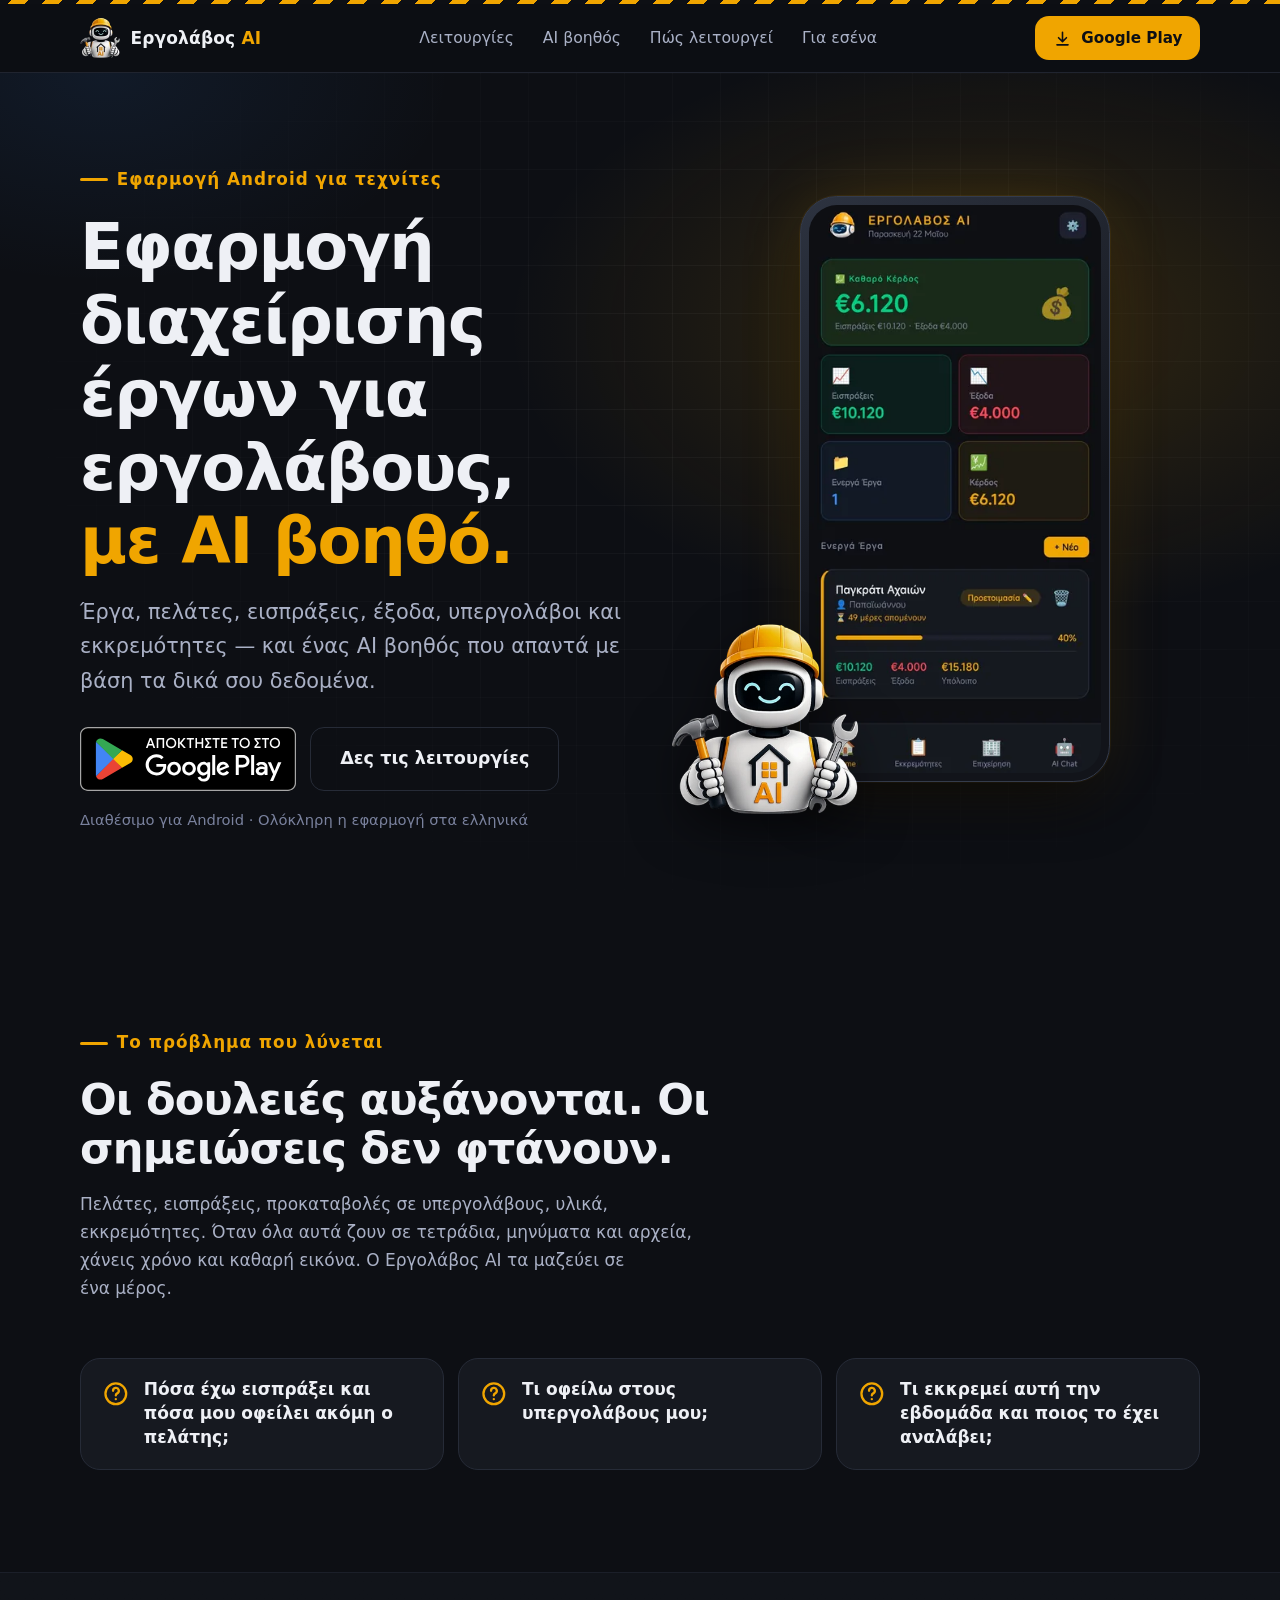
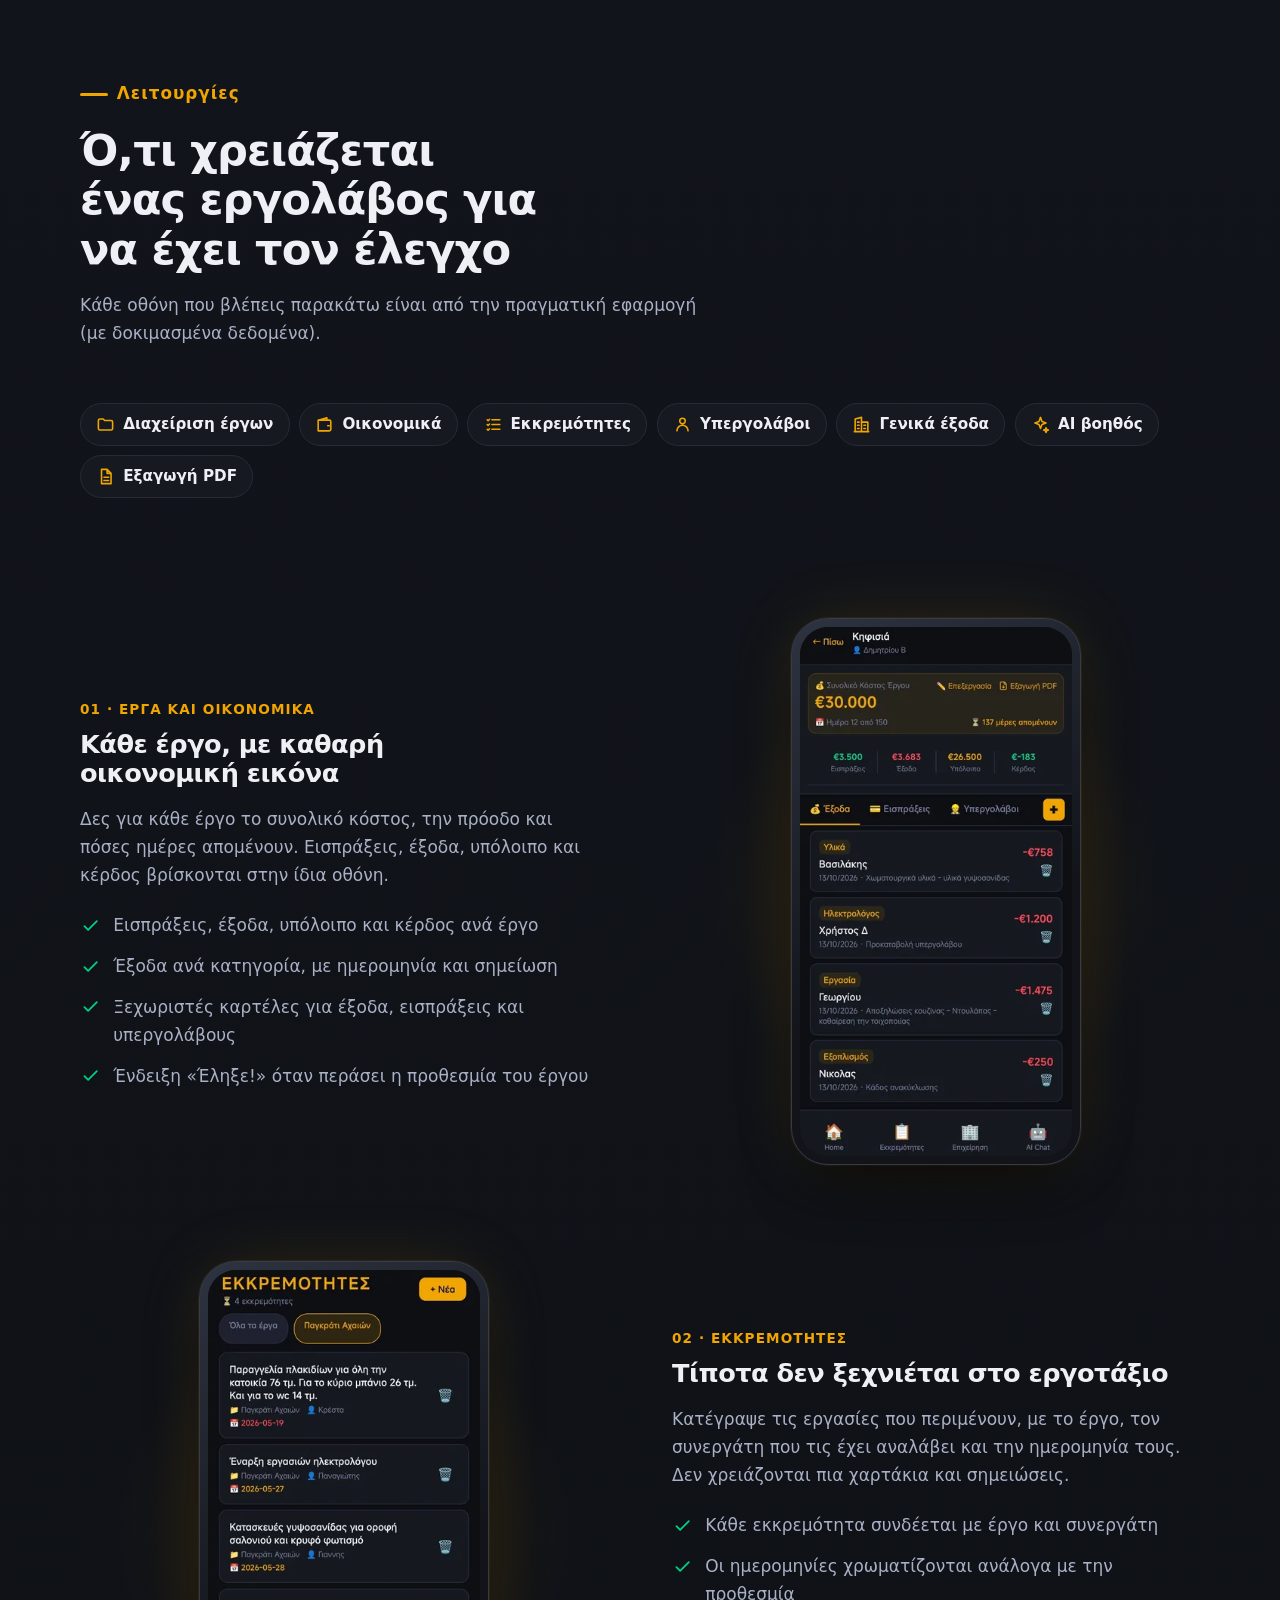
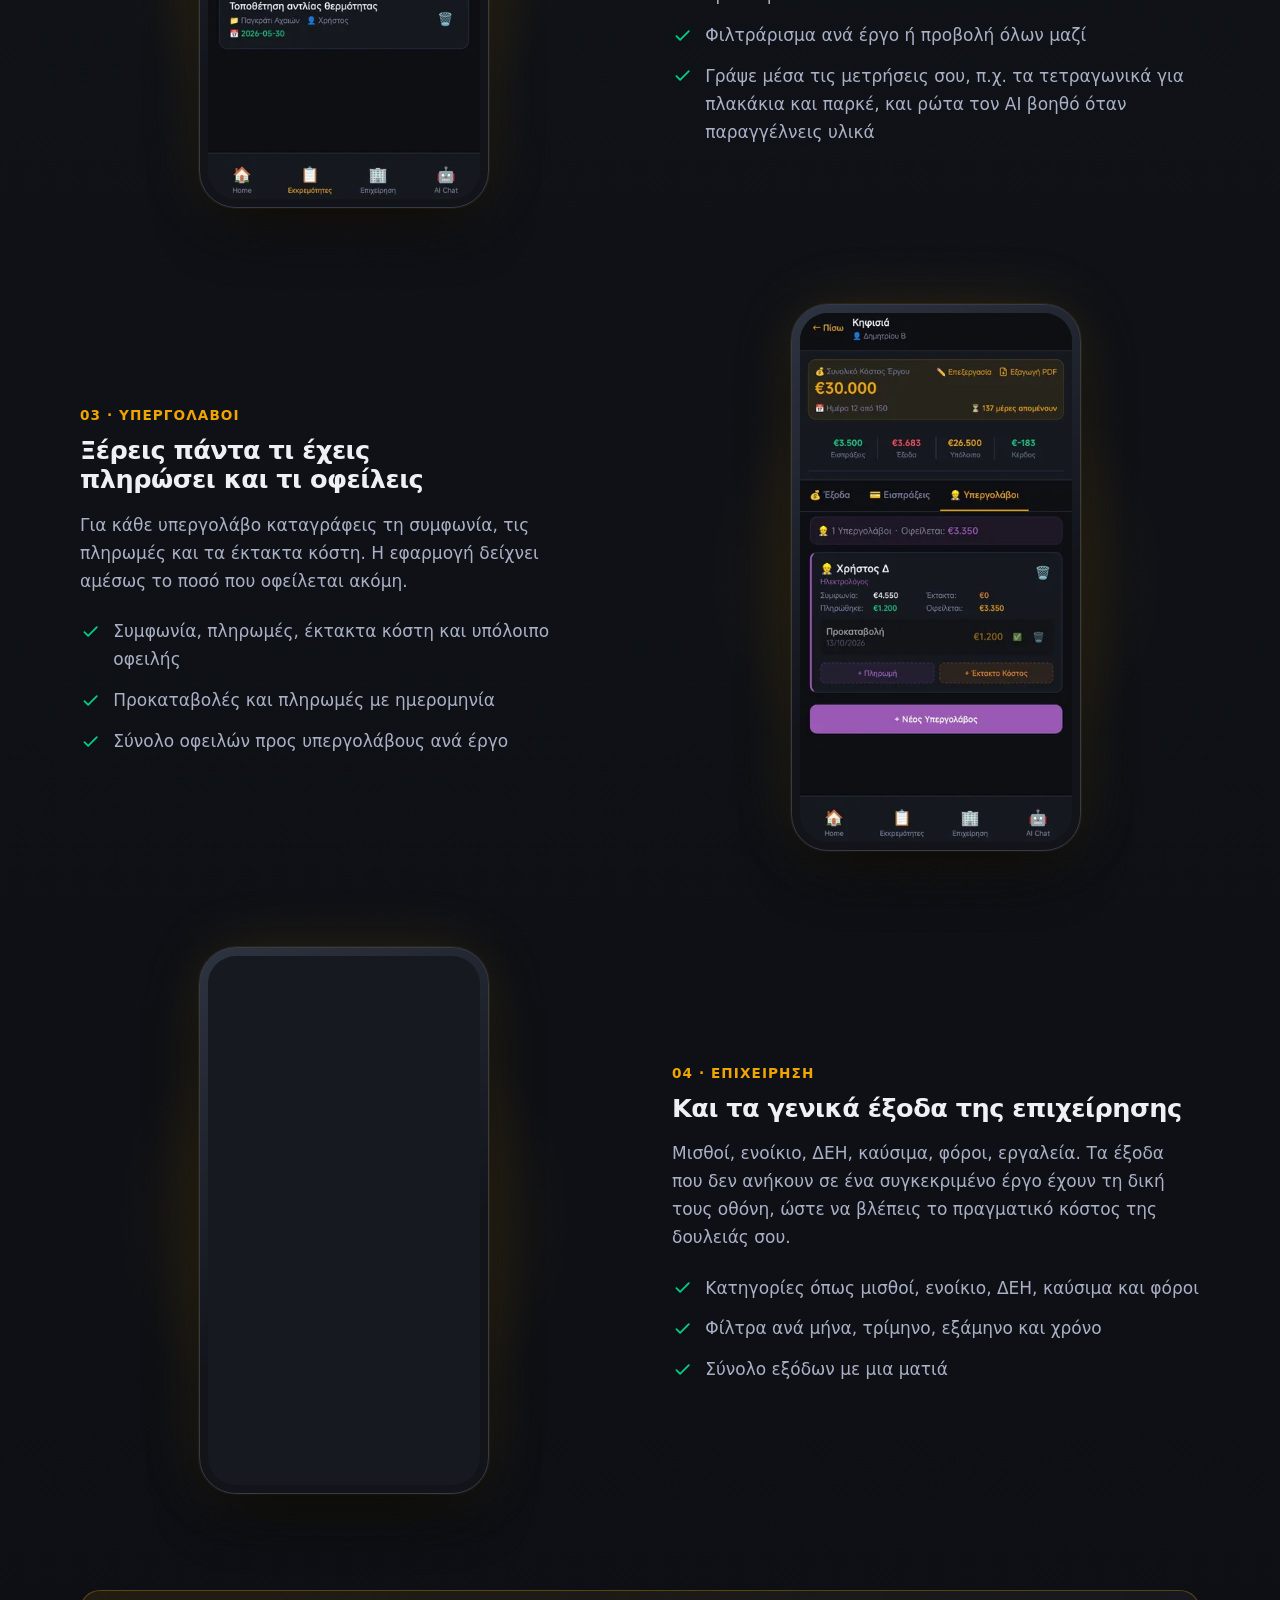
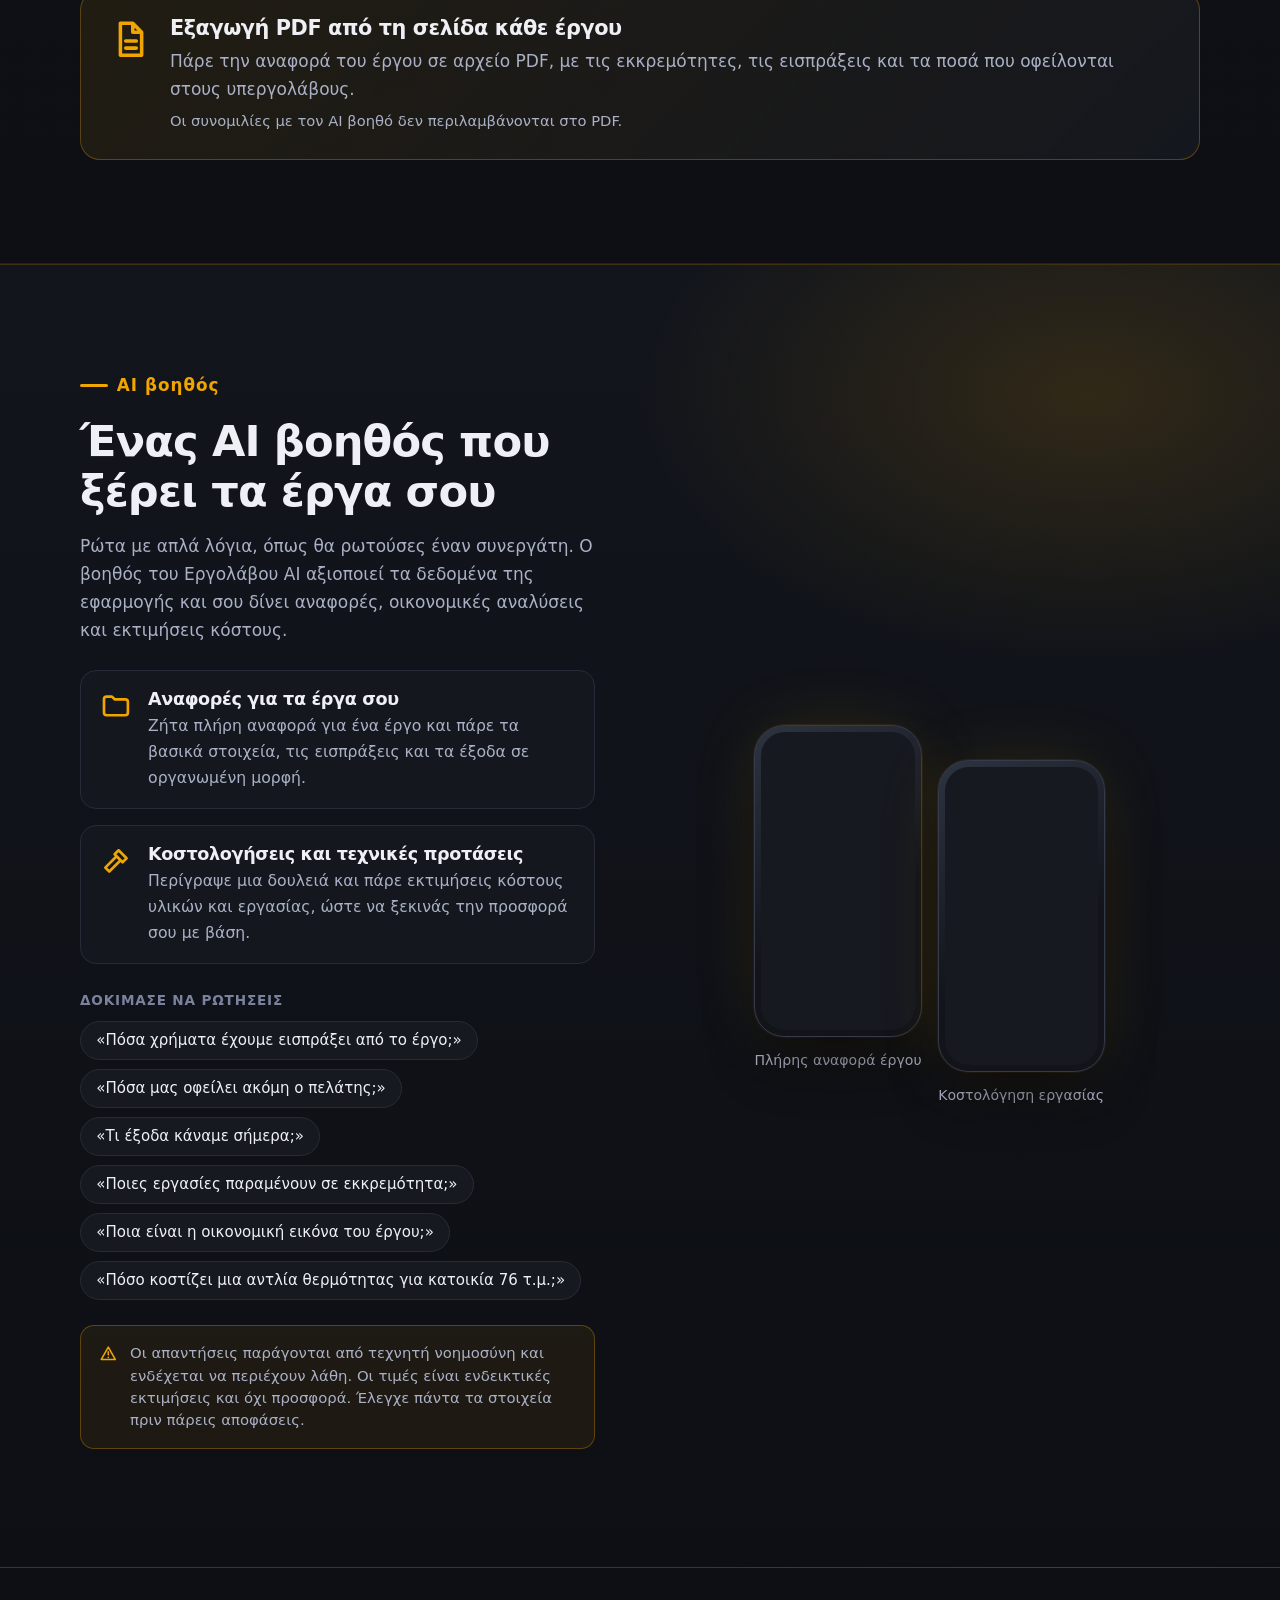
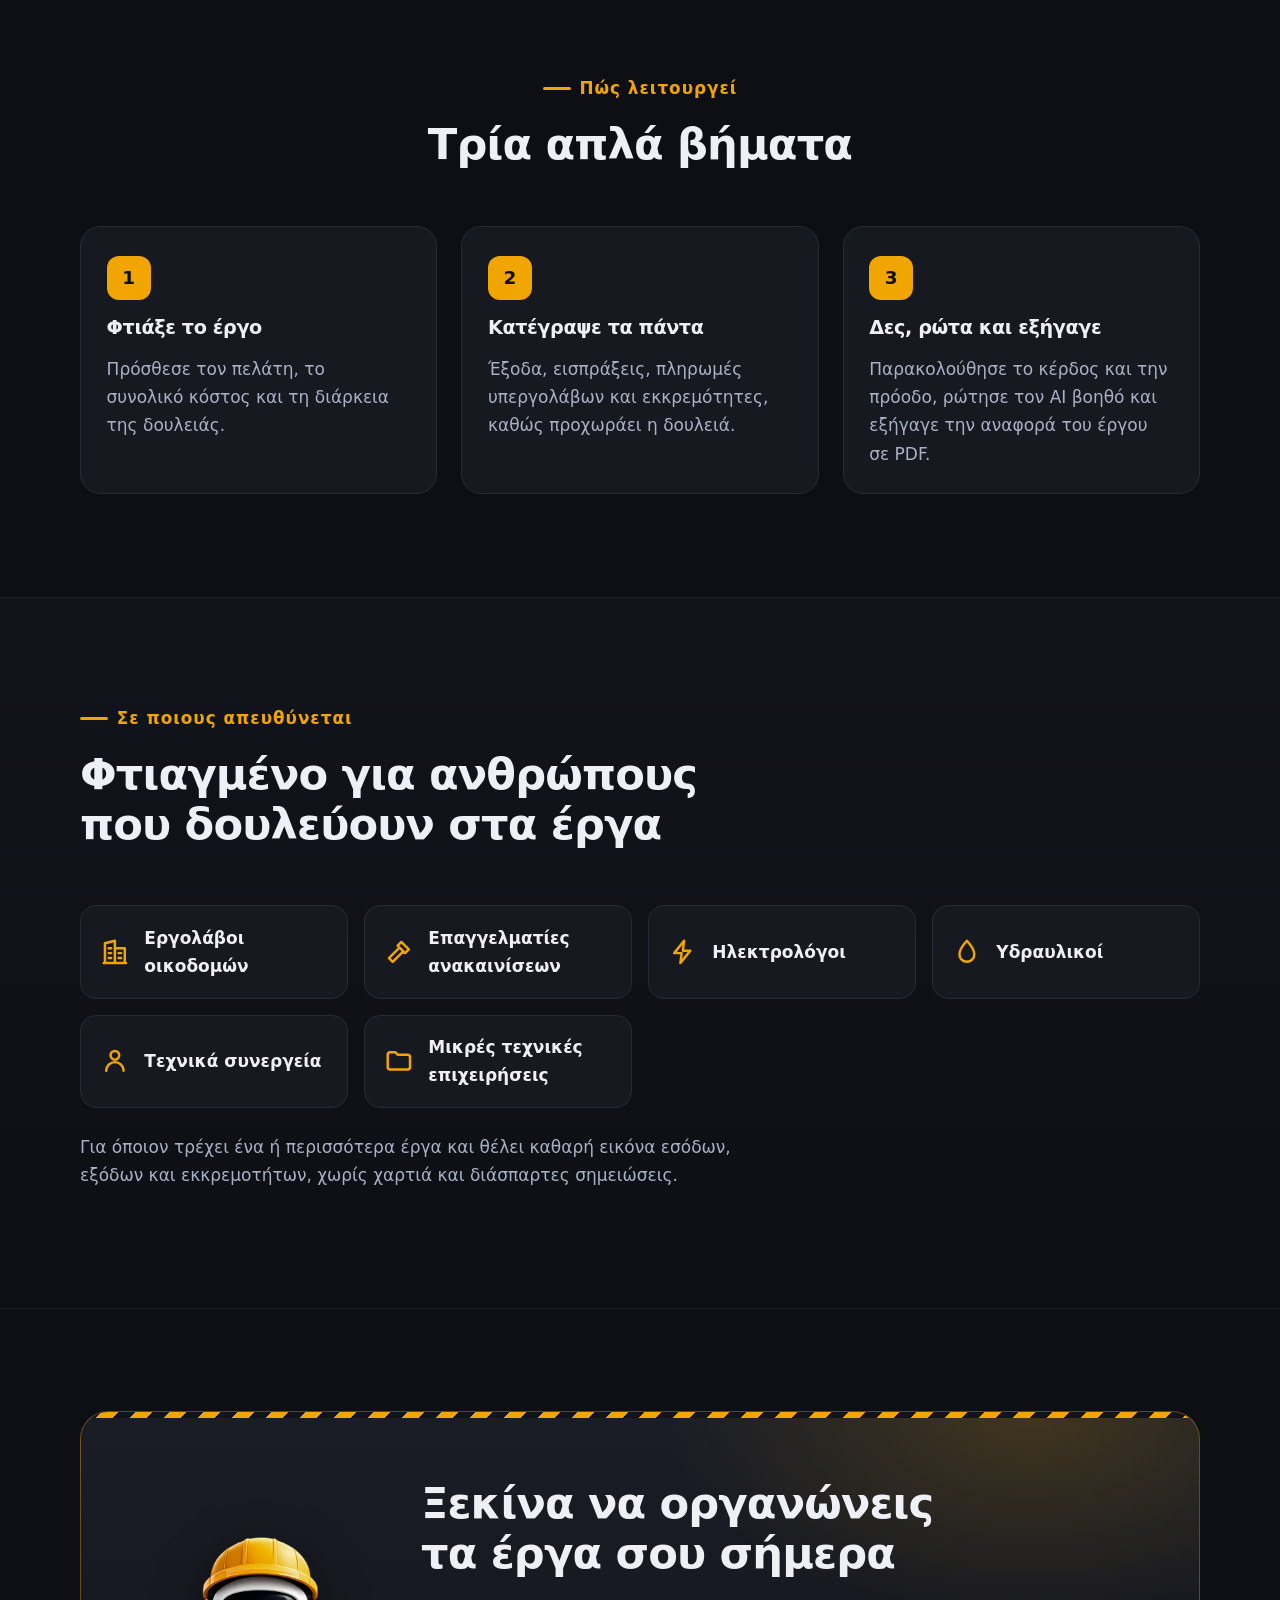
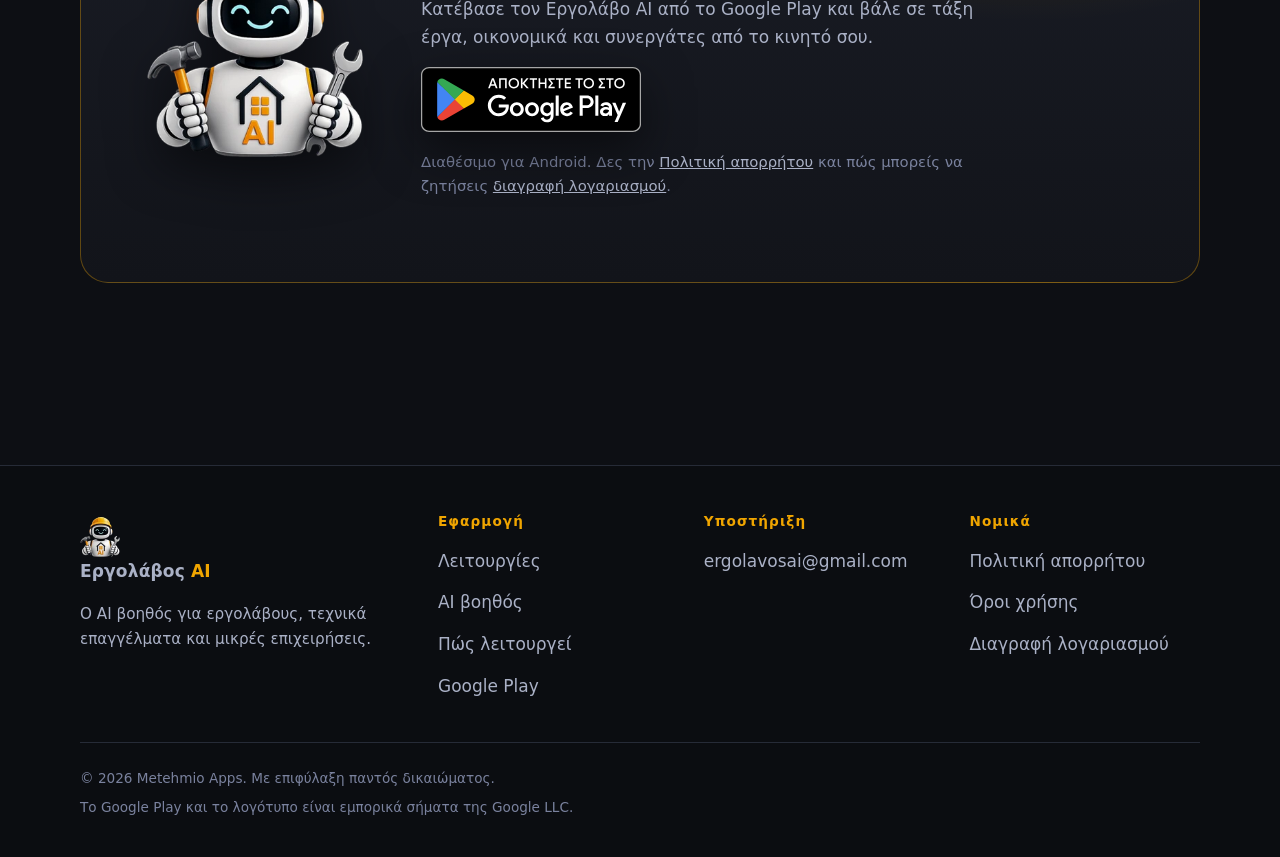
<file: index.html>
<!doctype html>
<html lang="el">
<head>
  <meta charset="utf-8">
  <meta name="viewport" content="width=device-width, initial-scale=1">
  <title>Εργολάβος AI – Εφαρμογή διαχείρισης έργων για εργολάβους</title>
  <meta name="description" content="Ο Εργολάβος AI είναι η εφαρμογή Android με AI βοηθό για εργολάβους: διαχείριση έργων, εισπράξεων, εξόδων, υπεργολάβων και εκκρεμοτήτων.">
  <meta name="theme-color" content="#0d0f14">
  <meta name="referrer" content="strict-origin-when-cross-origin">
  <meta http-equiv="Content-Security-Policy" content="default-src 'none'; img-src 'self'; style-src 'self'; script-src 'none'; connect-src 'none'; font-src 'none'; object-src 'none'; base-uri 'self'; form-action 'none'">
  <link rel="canonical" href="https://ergolavosai.gr/">

  <meta property="og:type" content="website">
  <meta property="og:locale" content="el_GR">
  <meta property="og:site_name" content="Εργολάβος AI">
  <meta property="og:title" content="Εργολάβος AI – Όλη η δουλειά του εργολάβου σε μία εφαρμογή">
  <meta property="og:description" content="Έργα, εισπράξεις, έξοδα, υπεργολάβοι και εκκρεμότητες, με AI βοηθό που ξέρει τα δεδομένα σου. Διαθέσιμο στο Google Play.">
  <meta property="og:url" content="https://ergolavosai.gr/">
  <meta property="og:image" content="https://ergolavosai.gr/assets/og-image.png">
  <meta property="og:image:width" content="1200">
  <meta property="og:image:height" content="630">
  <meta property="og:image:alt" content="Εργολάβος AI – εφαρμογή Android για εργολάβους και τεχνικά συνεργεία">
  <meta name="twitter:card" content="summary_large_image">
  <meta name="twitter:title" content="Εργολάβος AI – Όλη η δουλειά του εργολάβου σε μία εφαρμογή">
  <meta name="twitter:description" content="Έργα, εισπράξεις, έξοδα, υπεργολάβοι και εκκρεμότητες, με AI βοηθό. Διαθέσιμο στο Google Play.">
  <meta name="twitter:image" content="https://ergolavosai.gr/assets/og-image.png">

  <link rel="icon" href="favicon.ico" sizes="48x48">
  <link rel="icon" href="favicon-32.png" type="image/png" sizes="32x32">
  <link rel="apple-touch-icon" href="apple-touch-icon.png">
  <link rel="stylesheet" href="styles.css">

  <script type="application/ld+json">
  {
    "@context": "https://schema.org",
    "@type": "SoftwareApplication",
    "name": "Εργολάβος AI",
    "applicationCategory": "BusinessApplication",
    "operatingSystem": "Android",
    "inLanguage": "el",
    "description": "Εφαρμογή Android με AI βοηθό για εργολάβους και τεχνικά επαγγέλματα: διαχείριση έργων, εισπράξεων, εξόδων, υπεργολάβων και εκκρεμοτήτων.",
    "url": "https://ergolavosai.gr/",
    "downloadUrl": "https://play.google.com/store/apps/details?id=com.metehmio.ergolabosai",
    "installUrl": "https://play.google.com/store/apps/details?id=com.metehmio.ergolabosai",
    "image": "https://ergolavosai.gr/assets/mascot-640.webp",
    "author": { "@type": "Organization", "name": "Metehmio Apps" }
  }
  </script>
</head>
<body>

<svg class="sprite" aria-hidden="true" focusable="false" xmlns="http://www.w3.org/2000/svg">
  <symbol id="i-check" viewBox="0 0 24 24"><path d="M5 12.5l4.2 4.2L19 7"/></symbol>
  <symbol id="i-download" viewBox="0 0 24 24"><path d="M12 4v11M7 11l5 5 5-5M5 20h14"/></symbol>
  <symbol id="i-folder" viewBox="0 0 24 24"><path d="M3 7a2 2 0 0 1 2-2h4l2 2h8a2 2 0 0 1 2 2v8a2 2 0 0 1-2 2H5a2 2 0 0 1-2-2z"/></symbol>
  <symbol id="i-wallet" viewBox="0 0 24 24"><path d="M4 6.5h14a2 2 0 0 1 2 2V18a2 2 0 0 1-2 2H4zM4 6.5l11-3v3M16 13.5h2"/></symbol>
  <symbol id="i-list" viewBox="0 0 24 24"><path d="M10 6h10M10 12h10M10 18h10M4 6l1.2 1.2L7 5.4M4 12l1.2 1.2L7 11.4M4 18l1.2 1.2L7 17.4"/></symbol>
  <symbol id="i-people" viewBox="0 0 24 24"><path d="M12 11a3.5 3.5 0 1 0 0-7 3.5 3.5 0 0 0 0 7zM5 20a7 7 0 0 1 14 0"/></symbol>
  <symbol id="i-building" viewBox="0 0 24 24"><path d="M4 21V5l8-2v18M12 9h8v12M7 9h2M7 13h2M7 17h2M15 13h2M15 17h2M3 21h18"/></symbol>
  <symbol id="i-spark" viewBox="0 0 24 24"><path d="M12 3l1.9 5.1L19 10l-5.1 1.9L12 17l-1.9-5.1L5 10l5.1-1.9zM19 16l.8 2.2L22 19l-2.2.8L19 22l-.8-2.2L16 19l2.2-.8z"/></symbol>
  <symbol id="i-warn" viewBox="0 0 24 24"><path d="M12 4l9 16H3zM12 10v4M12 17.2v.1"/></symbol>
  <symbol id="i-help" viewBox="0 0 24 24"><path d="M12 21a9 9 0 1 0 0-18 9 9 0 0 0 0 18zM9.6 9.4a2.5 2.5 0 1 1 3.6 2.2c-.8.4-1.2.9-1.2 1.8M12 16.6v.1"/></symbol>
  <symbol id="i-hammer" viewBox="0 0 24 24"><path d="M14 4l6 6-3 3-6-6zM12.5 8.5L4 17l3 3 8.5-8.5"/></symbol>
  <symbol id="i-drop" viewBox="0 0 24 24"><path d="M12 3s6 6.5 6 11a6 6 0 0 1-12 0c0-4.5 6-11 6-11z"/></symbol>
  <symbol id="i-file" viewBox="0 0 24 24"><path d="M7 3h7l5 5v13H7zM14 3v5h5M10 13h6M10 17h6"/></symbol>
  <symbol id="i-bolt" viewBox="0 0 24 24"><path d="M13 3L5 13h6l-1 8 8-10h-6z"/></symbol>
</svg>

<a class="skip" href="#main">Μετάβαση στο περιεχόμενο</a>

<div class="topbar" aria-hidden="true"></div>
<header class="site-header">
  <div class="wrap">
    <a class="brand" href="#top" aria-label="Εργολάβος AI – αρχική">
      <img src="assets/mascot-80.webp" width="40" height="40" alt="">
      <span>Εργολάβος <b>AI</b></span>
    </a>
    <nav class="nav" aria-label="Κύριο μενού">
      <a href="#features">Λειτουργίες</a>
      <a href="#ai">AI βοηθός</a>
      <a href="#how">Πώς λειτουργεί</a>
      <a href="#who">Για εσένα</a>
    </nav>
    <a class="btn btn-sm" href="https://play.google.com/store/apps/details?id=com.metehmio.ergolabosai&amp;hl=el" target="_blank" rel="noopener noreferrer">
      <svg class="i" aria-hidden="true"><use href="#i-download"/></svg>
      Google Play
    </a>
  </div>
</header>

<main id="main">

  <!-- 1. HERO -->
  <section class="hero" id="top" aria-labelledby="hero-title">
    <div class="wrap">
      <div>
        <p class="eyebrow">Εφαρμογή Android για τεχνίτες</p>
        <h1 id="hero-title">Εφαρμογή διαχείρισης έργων για εργολάβους, <em>με AI βοηθό.</em></h1>
        <p class="lead">Έργα, πελάτες, εισπράξεις, έξοδα, υπεργολάβοι και εκκρεμότητες — και ένας AI βοηθός που απαντά με βάση τα δικά σου δεδομένα.</p>
        <div class="cta-row">
          <a href="https://play.google.com/store/apps/details?id=com.metehmio.ergolabosai&amp;hl=el" target="_blank" rel="noopener noreferrer"><img src="assets/google-play-badge-el.svg.svg" width="216" height="64" alt="Κατεβάστε το από το Google Play"></a>
          <a class="btn btn-lg btn-ghost" href="#features">Δες τις λειτουργίες</a>
        </div>
        <p class="hero-note">Διαθέσιμο για Android · Ολόκληρη η εφαρμογή στα ελληνικά</p>
      </div>

      <div class="hero-visual">
        <div class="phone">
          <img src="assets/home-720.webp" srcset="assets/home-360.webp 360w, assets/home-720.webp 720w" sizes="(min-width: 900px) 310px, 74vw" width="360" height="700" fetchpriority="high" decoding="async" alt="Αρχική οθόνη του Εργολάβου AI με καθαρό κέρδος, εισπράξεις, έξοδα και τα ενεργά έργα">
        </div>
        <img class="hero-mascot" src="assets/mascot-320.webp" width="320" height="320" alt="" decoding="async">
      </div>
    </div>
  </section>

  <!-- 2. ΤΟ ΠΡΟΒΛΗΜΑ -->
  <section class="section" aria-labelledby="problem-title">
    <div class="wrap">
      <div class="section-head reveal">
        <p class="eyebrow">Το πρόβλημα που λύνεται</p>
        <h2 id="problem-title">Οι δουλειές αυξάνονται. Οι σημειώσεις δεν φτάνουν.</h2>
        <p>Πελάτες, εισπράξεις, προκαταβολές σε υπεργολάβους, υλικά, εκκρεμότητες. Όταν όλα αυτά ζουν σε τετράδια, μηνύματα και αρχεία, χάνεις χρόνο και καθαρή εικόνα. Ο Εργολάβος AI τα μαζεύει σε ένα μέρος.</p>
      </div>
      <ul class="asks">
        <li class="ask reveal"><svg class="i" aria-hidden="true"><use href="#i-help"/></svg>Πόσα έχω εισπράξει και πόσα μου οφείλει ακόμη ο πελάτης;</li>
        <li class="ask reveal"><svg class="i" aria-hidden="true"><use href="#i-help"/></svg>Τι οφείλω στους υπεργολάβους μου;</li>
        <li class="ask reveal"><svg class="i" aria-hidden="true"><use href="#i-help"/></svg>Τι εκκρεμεί αυτή την εβδομάδα και ποιος το έχει αναλάβει;</li>
      </ul>
    </div>
  </section>

  <!-- 3. ΒΑΣΙΚΕΣ ΛΕΙΤΟΥΡΓΙΕΣ -->
  <section class="section alt" id="features" aria-labelledby="features-title">
    <div class="wrap">
      <div class="section-head">
        <p class="eyebrow">Λειτουργίες</p>
        <h2 id="features-title">Ό,τι χρειάζεται ένας εργολάβος για να έχει τον έλεγχο</h2>
        <p>Κάθε οθόνη που βλέπεις παρακάτω είναι από την πραγματική εφαρμογή (με δοκιμασμένα δεδομένα).</p>
      </div>

      <ul class="chips-row" aria-label="Σύνοψη λειτουργιών">
        <li class="tag"><svg class="i" aria-hidden="true"><use href="#i-folder"/></svg>Διαχείριση έργων</li>
        <li class="tag"><svg class="i" aria-hidden="true"><use href="#i-wallet"/></svg>Οικονομικά</li>
        <li class="tag"><svg class="i" aria-hidden="true"><use href="#i-list"/></svg>Εκκρεμότητες</li>
        <li class="tag"><svg class="i" aria-hidden="true"><use href="#i-people"/></svg>Υπεργολάβοι</li>
        <li class="tag"><svg class="i" aria-hidden="true"><use href="#i-building"/></svg>Γενικά έξοδα</li>
        <li class="tag"><svg class="i" aria-hidden="true"><use href="#i-spark"/></svg>AI βοηθός</li>
        <li class="tag"><svg class="i" aria-hidden="true"><use href="#i-file"/></svg>Εξαγωγή PDF</li>
      </ul>

      <article class="showcase reveal">
        <div>
          <span class="num">01 · ΕΡΓΑ ΚΑΙ ΟΙΚΟΝΟΜΙΚΑ</span>
          <h3>Κάθε έργο, με καθαρή οικονομική εικόνα</h3>
          <p>Δες για κάθε έργο το συνολικό κόστος, την πρόοδο και πόσες ημέρες απομένουν. Εισπράξεις, έξοδα, υπόλοιπο και κέρδος βρίσκονται στην ίδια οθόνη.</p>
          <ul class="checks">
            <li><svg class="i" aria-hidden="true"><use href="#i-check"/></svg>Εισπράξεις, έξοδα, υπόλοιπο και κέρδος ανά έργο</li>
            <li><svg class="i" aria-hidden="true"><use href="#i-check"/></svg>Έξοδα ανά κατηγορία, με ημερομηνία και σημείωση</li>
            <li><svg class="i" aria-hidden="true"><use href="#i-check"/></svg>Ξεχωριστές καρτέλες για έξοδα, εισπράξεις και υπεργολάβους</li>
            <li><svg class="i" aria-hidden="true"><use href="#i-check"/></svg>Ένδειξη «Έληξε!» όταν περάσει η προθεσμία του έργου</li>
          </ul>
        </div>
        <div class="showcase-media">
          <div class="phone">
            <img src="assets/project-expenses-720.webp" srcset="assets/project-expenses-360.webp 360w, assets/project-expenses-720.webp 720w" sizes="(min-width: 860px) 290px, 70vw" width="360" height="700" loading="lazy" decoding="async" alt="Σελίδα έργου με συνολικό κόστος, εισπράξεις, έξοδα, υπόλοιπο και κέρδος, κουμπί Εξαγωγή PDF και καρτέλες Έξοδα, Εισπράξεις και Υπεργολάβοι">
          </div>
        </div>
      </article>

      <article class="showcase flip reveal">
        <div>
          <span class="num">02 · ΕΚΚΡΕΜΟΤΗΤΕΣ</span>
          <h3>Τίποτα δεν ξεχνιέται στο εργοτάξιο</h3>
          <p>Κατέγραψε τις εργασίες που περιμένουν, με το έργο, τον συνεργάτη που τις έχει αναλάβει και την ημερομηνία τους. Δεν χρειάζονται πια χαρτάκια και σημειώσεις.</p>
          <ul class="checks">
            <li><svg class="i" aria-hidden="true"><use href="#i-check"/></svg>Κάθε εκκρεμότητα συνδέεται με έργο και συνεργάτη</li>
            <li><svg class="i" aria-hidden="true"><use href="#i-check"/></svg>Οι ημερομηνίες χρωματίζονται ανάλογα με την προθεσμία</li>
            <li><svg class="i" aria-hidden="true"><use href="#i-check"/></svg>Φιλτράρισμα ανά έργο ή προβολή όλων μαζί</li>
            <li><svg class="i" aria-hidden="true"><use href="#i-check"/></svg>Γράψε μέσα τις μετρήσεις σου, π.χ. τα τετραγωνικά για πλακάκια και παρκέ, και ρώτα τον AI βοηθό όταν παραγγέλνεις υλικά</li>
          </ul>
        </div>
        <div class="showcase-media">
          <div class="phone">
            <img src="assets/tasks-720.webp" srcset="assets/tasks-360.webp 360w, assets/tasks-720.webp 720w" sizes="(min-width: 860px) 290px, 70vw" width="360" height="700" loading="lazy" decoding="async" alt="Οθόνη εκκρεμοτήτων με εργασίες ανά έργο, συνεργάτη και ημερομηνία">
          </div>
        </div>
      </article>

      <article class="showcase reveal">
        <div>
          <span class="num">03 · ΥΠΕΡΓΟΛΑΒΟΙ</span>
          <h3>Ξέρεις πάντα τι έχεις πληρώσει και τι οφείλεις</h3>
          <p>Για κάθε υπεργολάβο καταγράφεις τη συμφωνία, τις πληρωμές και τα έκτακτα κόστη. Η εφαρμογή δείχνει αμέσως το ποσό που οφείλεται ακόμη.</p>
          <ul class="checks">
            <li><svg class="i" aria-hidden="true"><use href="#i-check"/></svg>Συμφωνία, πληρωμές, έκτακτα κόστη και υπόλοιπο οφειλής</li>
            <li><svg class="i" aria-hidden="true"><use href="#i-check"/></svg>Προκαταβολές και πληρωμές με ημερομηνία</li>
            <li><svg class="i" aria-hidden="true"><use href="#i-check"/></svg>Σύνολο οφειλών προς υπεργολάβους ανά έργο</li>
          </ul>
        </div>
        <div class="showcase-media">
          <div class="phone">
            <img src="assets/subcontractors-720.webp" srcset="assets/subcontractors-360.webp 360w, assets/subcontractors-720.webp 720w" sizes="(min-width: 860px) 290px, 70vw" width="360" height="700" loading="lazy" decoding="async" alt="Καρτέλα υπεργολάβων με συμφωνία, πληρωμές, έκτακτα κόστη και ποσό που οφείλεται">
          </div>
        </div>
      </article>

      <article class="showcase flip reveal">
        <div>
          <span class="num">04 · ΕΠΙΧΕΙΡΗΣΗ</span>
          <h3>Και τα γενικά έξοδα της επιχείρησης</h3>
          <p>Μισθοί, ενοίκιο, ΔΕΗ, καύσιμα, φόροι, εργαλεία. Τα έξοδα που δεν ανήκουν σε ένα συγκεκριμένο έργο έχουν τη δική τους οθόνη, ώστε να βλέπεις το πραγματικό κόστος της δουλειάς σου.</p>
          <ul class="checks">
            <li><svg class="i" aria-hidden="true"><use href="#i-check"/></svg>Κατηγορίες όπως μισθοί, ενοίκιο, ΔΕΗ, καύσιμα και φόροι</li>
            <li><svg class="i" aria-hidden="true"><use href="#i-check"/></svg>Φίλτρα ανά μήνα, τρίμηνο, εξάμηνο και χρόνο</li>
            <li><svg class="i" aria-hidden="true"><use href="#i-check"/></svg>Σύνολο εξόδων με μια ματιά</li>
          </ul>
        </div>
        <div class="showcase-media">
          <div class="phone">
            <img src="assets/business-720.webp" srcset="assets/business-360.webp 360w, assets/business-720.webp 720w" sizes="(min-width: 860px) 290px, 70vw" width="360" height="700" loading="lazy" decoding="async" alt="Οθόνη γενικών εξόδων επιχείρησης με φίλτρα περιόδου και κατηγορίας">
          </div>
        </div>
      </article>

      <div class="pdf-band reveal">
        <svg class="i" aria-hidden="true"><use href="#i-file"/></svg>
        <div>
          <h3>Εξαγωγή PDF από τη σελίδα κάθε έργου</h3>
          <p>Πάρε την αναφορά του έργου σε αρχείο PDF, με τις εκκρεμότητες, τις εισπράξεις και τα ποσά που οφείλονται στους υπεργολάβους.</p>
          <p class="small">Οι συνομιλίες με τον AI βοηθό δεν περιλαμβάνονται στο PDF.</p>
        </div>
      </div>
    </div>
  </section>

  <!-- 4. AI ASSISTANT -->
  <section class="section ai" id="ai" aria-labelledby="ai-title">
    <div class="wrap ai-grid">
      <div class="reveal">
        <p class="eyebrow">AI βοηθός</p>
        <h2 id="ai-title">Ένας AI βοηθός που ξέρει τα έργα σου</h2>
        <p>Ρώτα με απλά λόγια, όπως θα ρωτούσες έναν συνεργάτη. Ο βοηθός του Εργολάβου AI αξιοποιεί τα δεδομένα της εφαρμογής και σου δίνει αναφορές, οικονομικές αναλύσεις και εκτιμήσεις κόστους.</p>

        <div class="ai-kinds">
          <div class="kind">
            <svg class="i" aria-hidden="true"><use href="#i-folder"/></svg>
            <div>
              <h3>Αναφορές για τα έργα σου</h3>
              <p>Ζήτα πλήρη αναφορά για ένα έργο και πάρε τα βασικά στοιχεία, τις εισπράξεις και τα έξοδα σε οργανωμένη μορφή.</p>
            </div>
          </div>
          <div class="kind">
            <svg class="i" aria-hidden="true"><use href="#i-hammer"/></svg>
            <div>
              <h3>Κοστολογήσεις και τεχνικές προτάσεις</h3>
              <p>Περίγραψε μια δουλειά και πάρε εκτιμήσεις κόστους υλικών και εργασίας, ώστε να ξεκινάς την προσφορά σου με βάση.</p>
            </div>
          </div>
        </div>

        <h3 class="try-title">ΔΟΚΙΜΑΣΕ ΝΑ ΡΩΤΗΣΕΙΣ</h3>
        <ul class="qs">
          <li>«Πόσα χρήματα έχουμε εισπράξει από το έργο;»</li>
          <li>«Πόσα μας οφείλει ακόμη ο πελάτης;»</li>
          <li>«Τι έξοδα κάναμε σήμερα;»</li>
          <li>«Ποιες εργασίες παραμένουν σε εκκρεμότητα;»</li>
          <li>«Ποια είναι η οικονομική εικόνα του έργου;»</li>
          <li>«Πόσο κοστίζει μια αντλία θερμότητας για κατοικία 76 τ.μ.;»</li>
        </ul>

        <p class="notice">
          <svg class="i" aria-hidden="true"><use href="#i-warn"/></svg>
          <span>Οι απαντήσεις παράγονται από τεχνητή νοημοσύνη και ενδέχεται να περιέχουν λάθη. Οι τιμές είναι ενδεικτικές εκτιμήσεις και όχι προσφορά. Έλεγχε πάντα τα στοιχεία πριν πάρεις αποφάσεις.</span>
        </p>
      </div>

      <div class="duo reveal">
        <figure>
          <div class="phone">
            <img src="assets/ai-report-720.webp" srcset="assets/ai-report-360.webp 360w, assets/ai-report-720.webp 720w" sizes="(min-width: 960px) 270px, 44vw" width="360" height="700" loading="lazy" decoding="async" alt="Ο AI βοηθός δίνει πλήρη αναφορά για ένα έργο με βασικά και οικονομικά στοιχεία">
          </div>
          <figcaption>Πλήρης αναφορά έργου</figcaption>
        </figure>
        <figure>
          <div class="phone">
            <img src="assets/ai-costing-720.webp" srcset="assets/ai-costing-360.webp 360w, assets/ai-costing-720.webp 720w" sizes="(min-width: 960px) 270px, 44vw" width="360" height="700" loading="lazy" decoding="async" alt="Ο AI βοηθός κοστολογεί την τοποθέτηση αντλίας θερμότητας σε κατοικία 76 τετραγωνικών">
          </div>
          <figcaption>Κοστολόγηση εργασίας</figcaption>
        </figure>
      </div>
    </div>
  </section>

  <!-- 5. ΠΩΣ ΛΕΙΤΟΥΡΓΕΙ -->
  <section class="section" id="how" aria-labelledby="how-title">
    <div class="wrap">
      <div class="section-head center">
        <p class="eyebrow">Πώς λειτουργεί</p>
        <h2 id="how-title">Τρία απλά βήματα</h2>
      </div>
      <ol class="steps">
        <li class="step reveal">
          <h3>Φτιάξε το έργο</h3>
          <p>Πρόσθεσε τον πελάτη, το συνολικό κόστος και τη διάρκεια της δουλειάς.</p>
        </li>
        <li class="step reveal">
          <h3>Κατέγραψε τα πάντα</h3>
          <p>Έξοδα, εισπράξεις, πληρωμές υπεργολάβων και εκκρεμότητες, καθώς προχωράει η δουλειά.</p>
        </li>
        <li class="step reveal">
          <h3>Δες, ρώτα και εξήγαγε</h3>
          <p>Παρακολούθησε το κέρδος και την πρόοδο, ρώτησε τον AI βοηθό και εξήγαγε την αναφορά του έργου σε PDF.</p>
        </li>
      </ol>
    </div>
  </section>

  <!-- 6. ΣΕ ΠΟΙΟΥΣ ΑΠΕΥΘΥΝΕΤΑΙ -->
  <section class="section alt" id="who" aria-labelledby="who-title">
    <div class="wrap">
      <div class="section-head">
        <p class="eyebrow">Σε ποιους απευθύνεται</p>
        <h2 id="who-title">Φτιαγμένο για ανθρώπους που δουλεύουν στα έργα</h2>
      </div>
      <ul class="who">
        <li class="reveal"><svg class="i" aria-hidden="true"><use href="#i-building"/></svg>Εργολάβοι οικοδομών</li>
        <li class="reveal"><svg class="i" aria-hidden="true"><use href="#i-hammer"/></svg>Επαγγελματίες ανακαινίσεων</li>
        <li class="reveal"><svg class="i" aria-hidden="true"><use href="#i-bolt"/></svg>Ηλεκτρολόγοι</li>
        <li class="reveal"><svg class="i" aria-hidden="true"><use href="#i-drop"/></svg>Υδραυλικοί</li>
        <li class="reveal"><svg class="i" aria-hidden="true"><use href="#i-people"/></svg>Τεχνικά συνεργεία</li>
        <li class="reveal"><svg class="i" aria-hidden="true"><use href="#i-folder"/></svg>Μικρές τεχνικές επιχειρήσεις</li>
      </ul>
      <p class="who-note">Για όποιον τρέχει ένα ή περισσότερα έργα και θέλει καθαρή εικόνα εσόδων, εξόδων και εκκρεμοτήτων, χωρίς χαρτιά και διάσπαρτες σημειώσεις.</p>
    </div>
  </section>

  <!-- 7. DOWNLOAD -->
  <section class="section" id="download" aria-labelledby="download-title">
    <div class="wrap">
      <div class="download reveal">
        <img src="assets/mascot-320.webp" width="320" height="320" loading="lazy" decoding="async" alt="Το ρομπότ του Εργολάβου AI με κίτρινο κράνος, σφυρί και κλειδί">
        <div>
          <h2 id="download-title">Ξεκίνα να οργανώνεις τα έργα σου σήμερα</h2>
          <p>Κατέβασε τον Εργολάβο AI από το Google Play και βάλε σε τάξη έργα, οικονομικά και συνεργάτες από το κινητό σου.</p>
          <a href="https://play.google.com/store/apps/details?id=com.metehmio.ergolabosai&amp;hl=el" target="_blank" rel="noopener noreferrer"><img src="assets/google-play-badge-el.svg.svg" width="216" height="64" alt="Κατεβάστε το από το Google Play"></a>
          <p class="small">Διαθέσιμο για Android. Δες την <a href="privacy-policy.html">Πολιτική απορρήτου</a> και πώς μπορείς να ζητήσεις <a href="delete-account.html">διαγραφή λογαριασμού</a>.</p>
        </div>
      </div>
    </div>
  </section>

</main>

<footer class="site-footer">
  <div class="wrap">
    <div class="foot-grid">
      <div class="foot-about">
        <a class="brand" href="#top" aria-label="Εργολάβος AI – πάνω">
          <img src="assets/mascot-80.webp" width="40" height="40" alt="" loading="lazy">
          <span>Εργολάβος <b>AI</b></span>
        </a>
        <p>Ο AI βοηθός για εργολάβους, τεχνικά επαγγέλματα και μικρές επιχειρήσεις.</p>
      </div>
      <div>
        <h2>Εφαρμογή</h2>
        <ul>
          <li><a href="#features">Λειτουργίες</a></li>
          <li><a href="#ai">AI βοηθός</a></li>
          <li><a href="#how">Πώς λειτουργεί</a></li>
          <li><a href="https://play.google.com/store/apps/details?id=com.metehmio.ergolabosai&amp;hl=el" target="_blank" rel="noopener noreferrer">Google Play</a></li>
        </ul>
      </div>
      <div>
        <h2>Υποστήριξη</h2>
        <ul>
          <li><a href="mailto:ergolavosai@gmail.com">ergolavosai@gmail.com</a></li>
        </ul>
      </div>
      <div>
        <h2>Νομικά</h2>
        <ul>
          <li><a href="privacy-policy.html">Πολιτική απορρήτου</a></li>
          <li><a href="terms.html">Όροι χρήσης</a></li>
          <li><a href="delete-account.html">Διαγραφή λογαριασμού</a></li>
        </ul>
      </div>
    </div>
    <div class="legal">
      <p>© 2026 Metehmio Apps. Με επιφύλαξη παντός δικαιώματος.</p>
      <p>Το Google Play και το λογότυπο είναι εμπορικά σήματα της Google LLC.</p>
    </div>
  </div>
</footer>

</body>
</html>
</file>
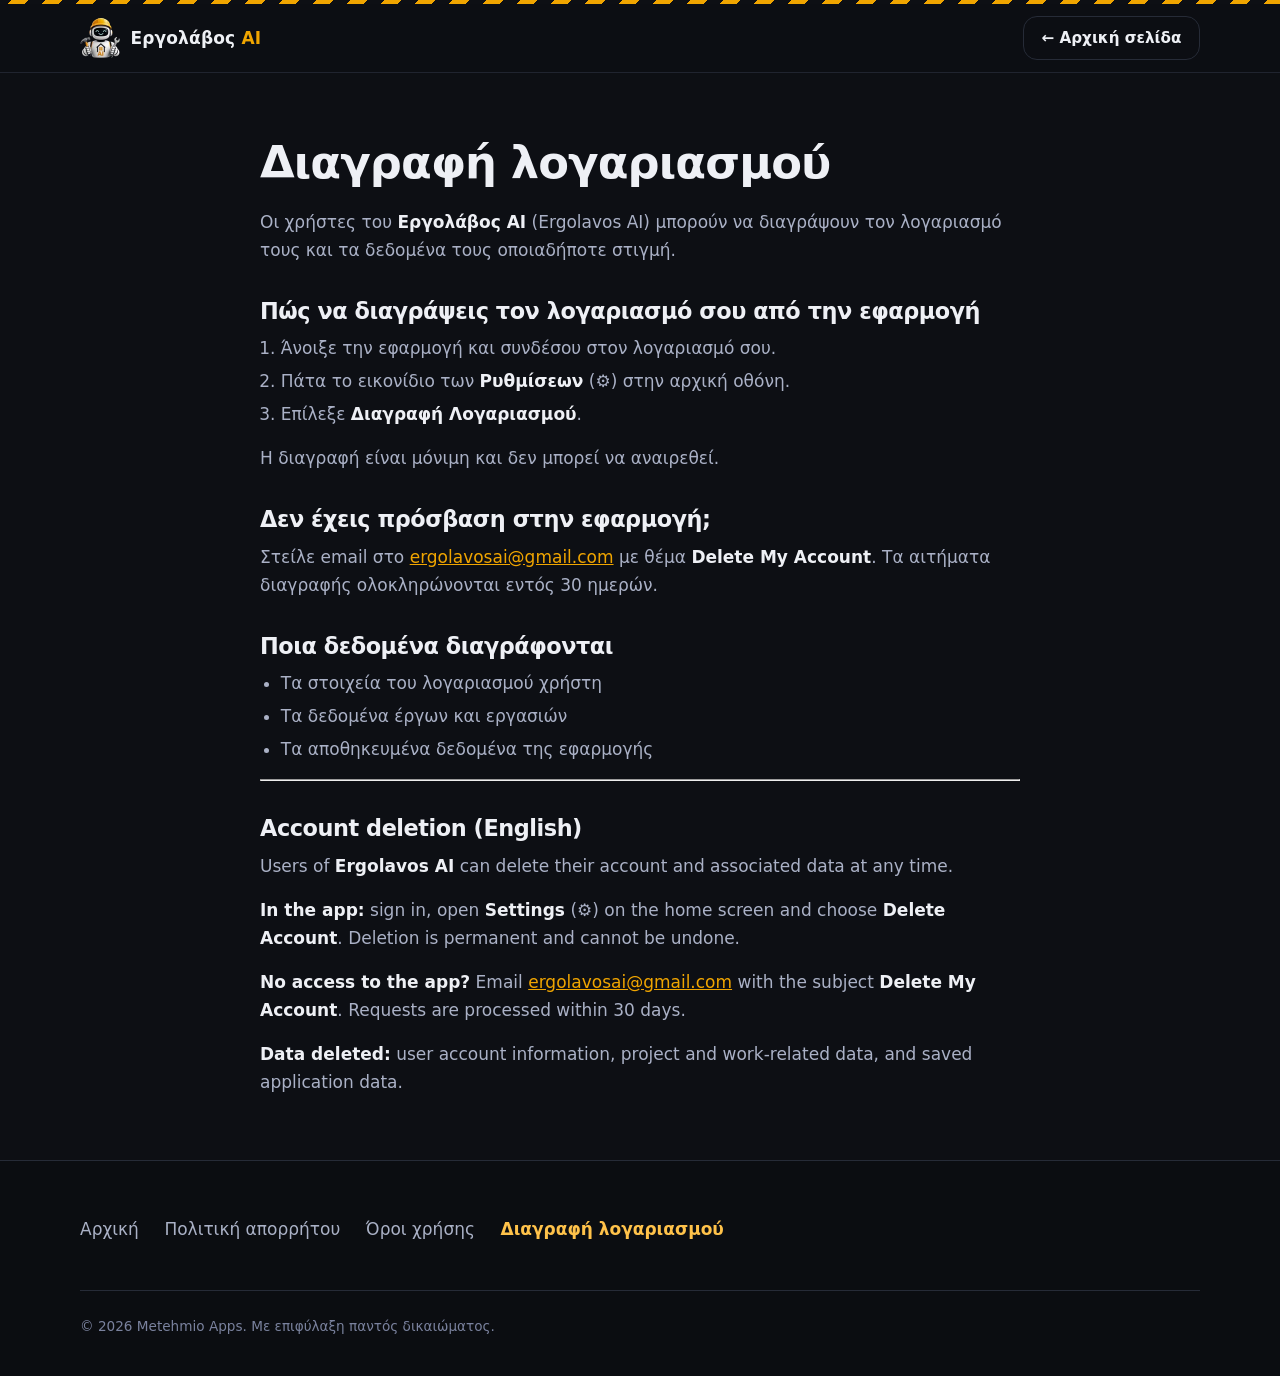
<file: delete-account.html>
<!doctype html>
<html lang="el">
<head>
  <meta charset="utf-8">
  <meta name="viewport" content="width=device-width, initial-scale=1">
  <title>Διαγραφή Λογαριασμού - Εργολάβος AI | Account Deletion - Ergolavos AI</title>
  <meta name="description" content="Πώς να διαγράψεις τον λογαριασμό σου και τα δεδομένα σου από την εφαρμογή Εργολάβος AI. How to delete your Ergolavos AI account and data.">
  <meta name="theme-color" content="#0d0f14">
  <meta http-equiv="Content-Security-Policy" content="default-src 'none'; img-src 'self'; style-src 'self'; script-src 'none'; connect-src 'none'; font-src 'none'; object-src 'none'; base-uri 'self'; form-action 'none'">
  <link rel="canonical" href="https://ergolavosai.gr/delete-account.html">
  <link rel="icon" href="favicon.ico" sizes="48x48">
  <link rel="icon" href="favicon-32.png" type="image/png" sizes="32x32">
  <link rel="apple-touch-icon" href="apple-touch-icon.png">
  <link rel="stylesheet" href="styles.css">
</head>
<body>

<div class="topbar" aria-hidden="true"></div>
<header class="site-header">
  <div class="wrap">
    <a class="brand" href="index.html" aria-label="Εργολάβος AI – αρχική">
      <img src="assets/mascot-80.webp" width="40" height="40" alt="">
      <span>Εργολάβος <b>AI</b></span>
    </a>
    <a class="btn btn-sm btn-ghost" href="index.html">← Αρχική σελίδα</a>
  </div>
</header>

<main class="doc">
  <h1>Διαγραφή λογαριασμού</h1>
  <p>Οι χρήστες του <strong>Εργολάβος AI</strong> (Ergolavos AI) μπορούν να διαγράψουν τον λογαριασμό τους και τα δεδομένα τους οποιαδήποτε στιγμή.</p>

  <h2>Πώς να διαγράψεις τον λογαριασμό σου από την εφαρμογή</h2>
  <ol>
    <li>Άνοιξε την εφαρμογή και συνδέσου στον λογαριασμό σου.</li>
    <li>Πάτα το εικονίδιο των <strong>Ρυθμίσεων</strong> (⚙) στην αρχική οθόνη.</li>
    <li>Επίλεξε <strong>Διαγραφή Λογαριασμού</strong>.</li>
  </ol>
  <p>Η διαγραφή είναι μόνιμη και δεν μπορεί να αναιρεθεί.</p>

  <h2>Δεν έχεις πρόσβαση στην εφαρμογή;</h2>
  <p>Στείλε email στο <a href="mailto:ergolavosai@gmail.com?subject=Delete%20My%20Account">ergolavosai@gmail.com</a> με θέμα <strong>Delete My Account</strong>. Τα αιτήματα διαγραφής ολοκληρώνονται εντός 30 ημερών.</p>

  <h2>Ποια δεδομένα διαγράφονται</h2>
  <ul>
    <li>Τα στοιχεία του λογαριασμού χρήστη</li>
    <li>Τα δεδομένα έργων και εργασιών</li>
    <li>Τα αποθηκευμένα δεδομένα της εφαρμογής</li>
  </ul>

  <hr class="doc-sep">

  <section lang="en" aria-labelledby="en-title">
    <h2 id="en-title">Account deletion (English)</h2>
    <p>Users of <strong>Ergolavos AI</strong> can delete their account and associated data at any time.</p>
    <p><strong>In the app:</strong> sign in, open <strong>Settings</strong> (⚙) on the home screen and choose <strong>Delete Account</strong>. Deletion is permanent and cannot be undone.</p>
    <p><strong>No access to the app?</strong> Email <a href="mailto:ergolavosai@gmail.com?subject=Delete%20My%20Account">ergolavosai@gmail.com</a> with the subject <strong>Delete My Account</strong>. Requests are processed within 30 days.</p>
    <p><strong>Data deleted:</strong> user account information, project and work-related data, and saved application data.</p>
  </section>
</main>

<footer class="site-footer doc-footer">
  <div class="wrap">
    <nav class="doc-links" aria-label="Νομικά">
      <a href="index.html">Αρχική</a>
      <a href="privacy-policy.html">Πολιτική απορρήτου</a>
      <a href="terms.html">Όροι χρήσης</a>
      <a href="delete-account.html" aria-current="page">Διαγραφή λογαριασμού</a>
    </nav>
    <div class="legal"><p>© 2026 Metehmio Apps. Με επιφύλαξη παντός δικαιώματος.</p></div>
  </div>
</footer>

</body>
</html>
</file>
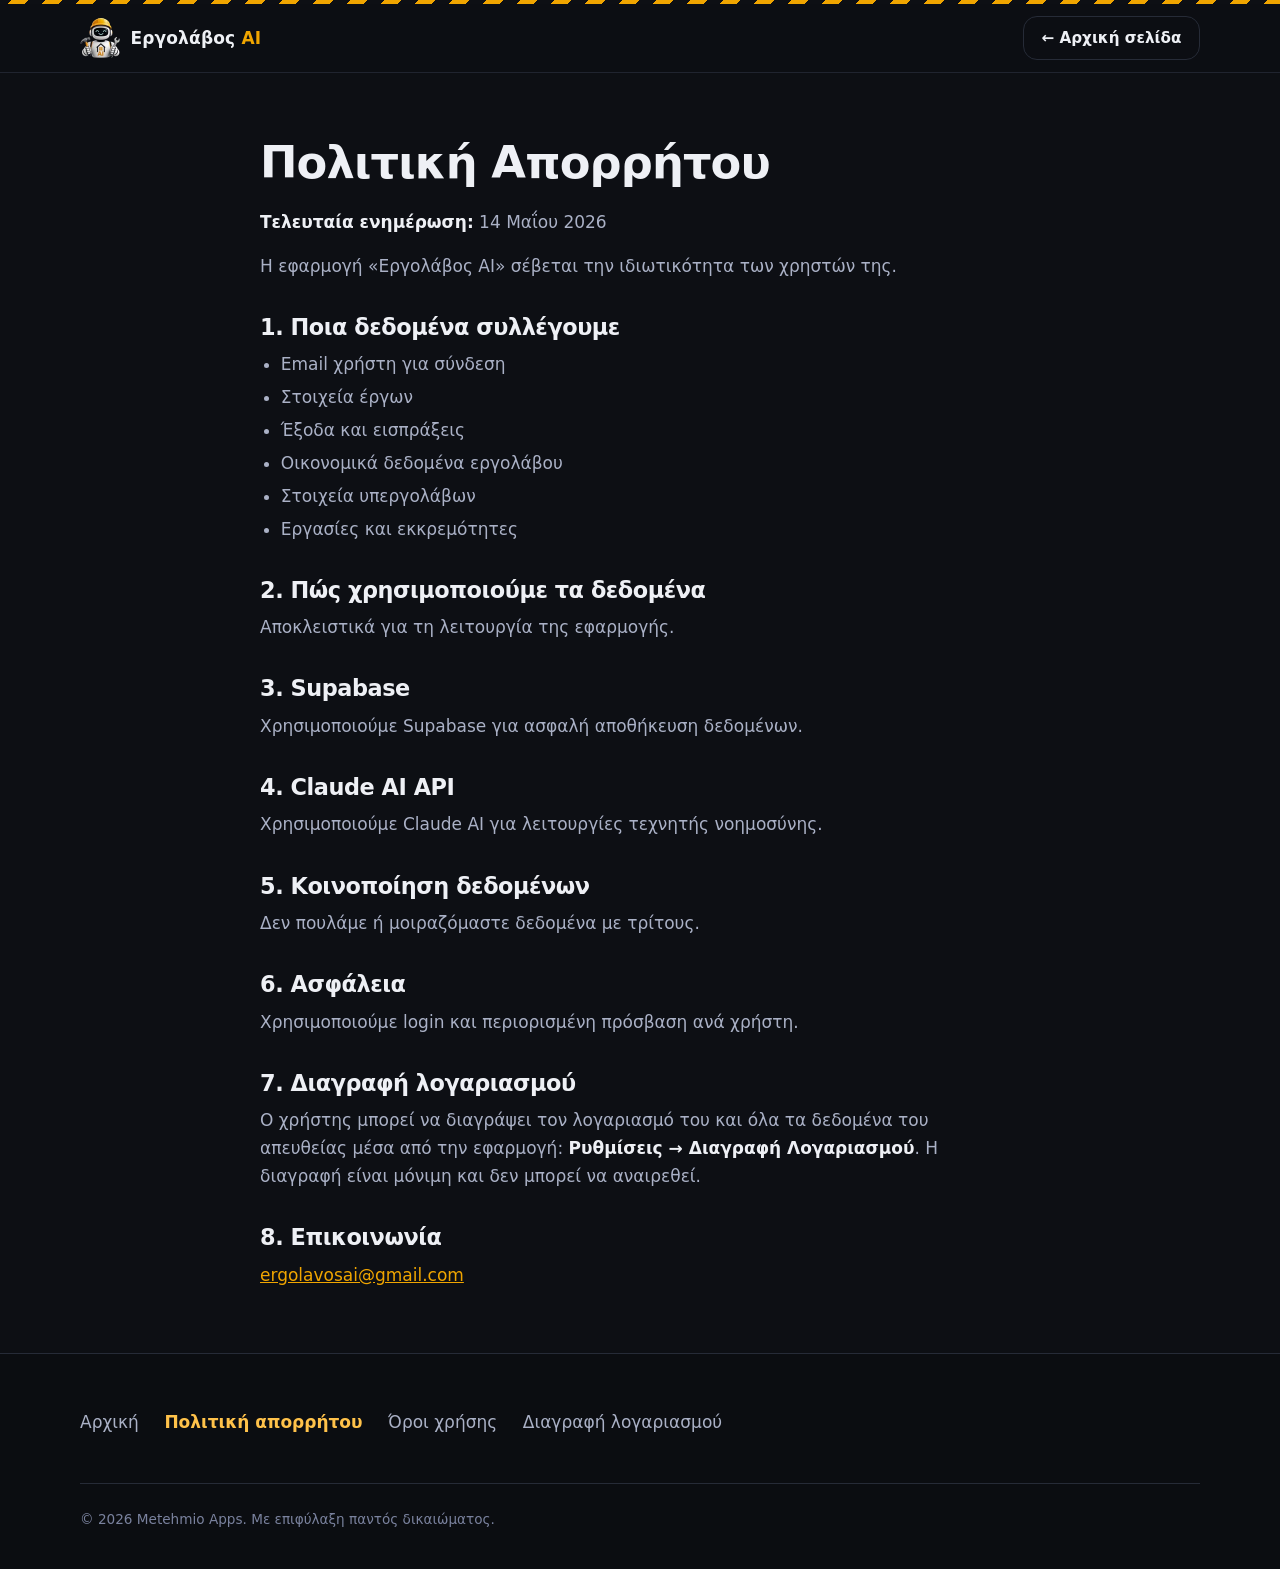
<file: privacy-policy.html>
<!doctype html>
<html lang="el">
<head>
  <meta charset="utf-8">
  <meta name="viewport" content="width=device-width, initial-scale=1">
  <title>Πολιτική Απορρήτου - Εργολάβος AI</title>
  <meta name="description" content="Πολιτική απορρήτου της εφαρμογής Εργολάβος AI.">
  <meta name="theme-color" content="#0d0f14">
  <meta http-equiv="Content-Security-Policy" content="default-src 'none'; img-src 'self'; style-src 'self'; script-src 'none'; connect-src 'none'; font-src 'none'; object-src 'none'; base-uri 'self'; form-action 'none'">
  <link rel="canonical" href="https://ergolavosai.gr/privacy-policy.html">
  <link rel="icon" href="favicon.ico" sizes="48x48">
  <link rel="icon" href="favicon-32.png" type="image/png" sizes="32x32">
  <link rel="apple-touch-icon" href="apple-touch-icon.png">
  <link rel="stylesheet" href="styles.css">
</head>
<body>

<div class="topbar" aria-hidden="true"></div>
<header class="site-header">
  <div class="wrap">
    <a class="brand" href="index.html" aria-label="Εργολάβος AI – αρχική">
      <img src="assets/mascot-80.webp" width="40" height="40" alt="">
      <span>Εργολάβος <b>AI</b></span>
    </a>
    <a class="btn btn-sm btn-ghost" href="index.html">← Αρχική σελίδα</a>
  </div>
</header>

<main class="doc">
  <h1>Πολιτική Απορρήτου</h1>
  <p><strong>Τελευταία ενημέρωση:</strong> 14 Μαΐου 2026</p>

  <p>Η εφαρμογή «Εργολάβος AI» σέβεται την ιδιωτικότητα των χρηστών της.</p>

  <h2>1. Ποια δεδομένα συλλέγουμε</h2>
  <ul>
    <li>Email χρήστη για σύνδεση</li>
    <li>Στοιχεία έργων</li>
    <li>Έξοδα και εισπράξεις</li>
    <li>Οικονομικά δεδομένα εργολάβου</li>
    <li>Στοιχεία υπεργολάβων</li>
    <li>Εργασίες και εκκρεμότητες</li>
  </ul>

  <h2>2. Πώς χρησιμοποιούμε τα δεδομένα</h2>
  <p>Αποκλειστικά για τη λειτουργία της εφαρμογής.</p>

  <h2>3. Supabase</h2>
  <p>Χρησιμοποιούμε Supabase για ασφαλή αποθήκευση δεδομένων.</p>

  <h2>4. Claude AI API</h2>
  <p>Χρησιμοποιούμε Claude AI για λειτουργίες τεχνητής νοημοσύνης.</p>

  <h2>5. Κοινοποίηση δεδομένων</h2>
  <p>Δεν πουλάμε ή μοιραζόμαστε δεδομένα με τρίτους.</p>

  <h2>6. Ασφάλεια</h2>
  <p>Χρησιμοποιούμε login και περιορισμένη πρόσβαση ανά χρήστη.</p>

  <h2>7. Διαγραφή λογαριασμού</h2>
  <p>Ο χρήστης μπορεί να διαγράψει τον λογαριασμό του και όλα τα δεδομένα του απευθείας μέσα από την εφαρμογή: <strong>Ρυθμίσεις → Διαγραφή Λογαριασμού</strong>. Η διαγραφή είναι μόνιμη και δεν μπορεί να αναιρεθεί.</p>

  <h2>8. Επικοινωνία</h2>
  <p><a href="mailto:ergolavosai@gmail.com">ergolavosai@gmail.com</a></p>
</main>

<footer class="site-footer doc-footer">
  <div class="wrap">
    <nav class="doc-links" aria-label="Νομικά">
      <a href="index.html">Αρχική</a>
      <a href="privacy-policy.html" aria-current="page">Πολιτική απορρήτου</a>
      <a href="terms.html">Όροι χρήσης</a>
      <a href="delete-account.html">Διαγραφή λογαριασμού</a>
    </nav>
    <div class="legal"><p>© 2026 Metehmio Apps. Με επιφύλαξη παντός δικαιώματος.</p></div>
  </div>
</footer>

</body>
</html>
</file>
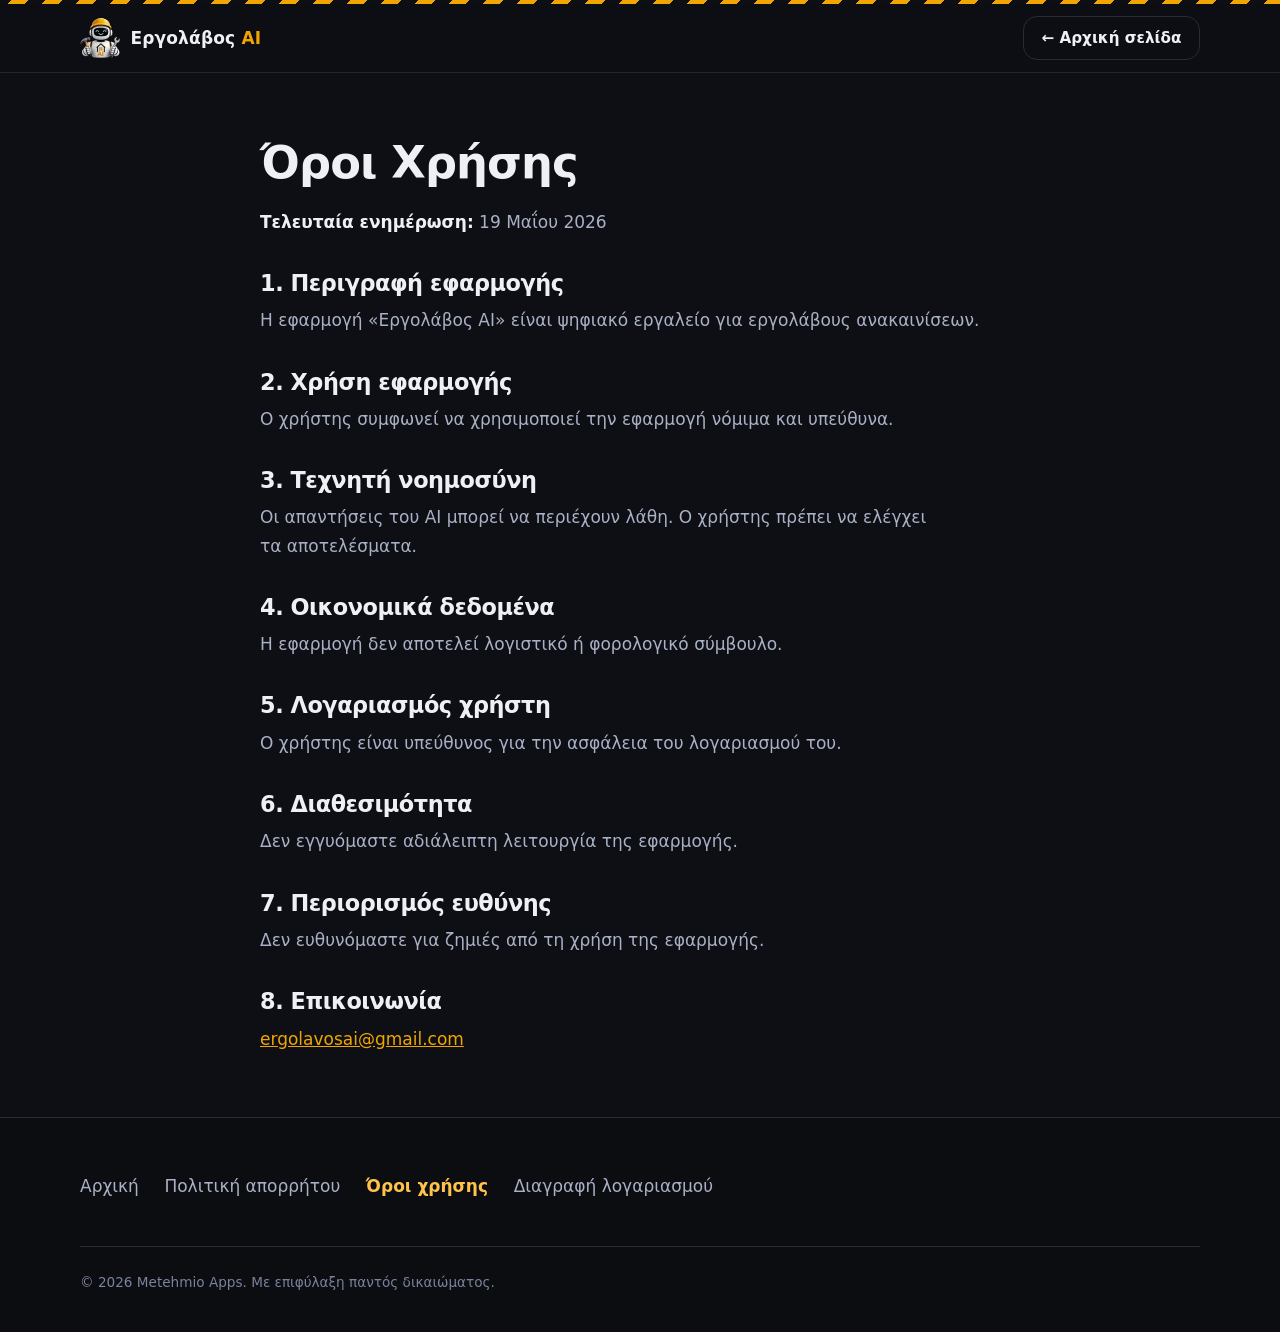
<file: terms.html>
<!doctype html>
<html lang="el">
<head>
  <meta charset="utf-8">
  <meta name="viewport" content="width=device-width, initial-scale=1">
  <title>Όροι Χρήσης - Εργολάβος AI</title>
  <meta name="description" content="Όροι χρήσης της εφαρμογής Εργολάβος AI.">
  <meta name="theme-color" content="#0d0f14">
  <meta http-equiv="Content-Security-Policy" content="default-src 'none'; img-src 'self'; style-src 'self'; script-src 'none'; connect-src 'none'; font-src 'none'; object-src 'none'; base-uri 'self'; form-action 'none'">
  <link rel="canonical" href="https://ergolavosai.gr/terms.html">
  <link rel="icon" href="favicon.ico" sizes="48x48">
  <link rel="icon" href="favicon-32.png" type="image/png" sizes="32x32">
  <link rel="apple-touch-icon" href="apple-touch-icon.png">
  <link rel="stylesheet" href="styles.css">
</head>
<body>

<div class="topbar" aria-hidden="true"></div>
<header class="site-header">
  <div class="wrap">
    <a class="brand" href="index.html" aria-label="Εργολάβος AI – αρχική">
      <img src="assets/mascot-80.webp" width="40" height="40" alt="">
      <span>Εργολάβος <b>AI</b></span>
    </a>
    <a class="btn btn-sm btn-ghost" href="index.html">← Αρχική σελίδα</a>
  </div>
</header>

<main class="doc">
  <h1>Όροι Χρήσης</h1>
  <p><strong>Τελευταία ενημέρωση:</strong> 19 Μαΐου 2026</p>

  <h2>1. Περιγραφή εφαρμογής</h2>
  <p>Η εφαρμογή «Εργολάβος AI» είναι ψηφιακό εργαλείο για εργολάβους ανακαινίσεων.</p>

  <h2>2. Χρήση εφαρμογής</h2>
  <p>Ο χρήστης συμφωνεί να χρησιμοποιεί την εφαρμογή νόμιμα και υπεύθυνα.</p>

  <h2>3. Τεχνητή νοημοσύνη</h2>
  <p>Οι απαντήσεις του AI μπορεί να περιέχουν λάθη. Ο χρήστης πρέπει να ελέγχει τα αποτελέσματα.</p>

  <h2>4. Οικονομικά δεδομένα</h2>
  <p>Η εφαρμογή δεν αποτελεί λογιστικό ή φορολογικό σύμβουλο.</p>

  <h2>5. Λογαριασμός χρήστη</h2>
  <p>Ο χρήστης είναι υπεύθυνος για την ασφάλεια του λογαριασμού του.</p>

  <h2>6. Διαθεσιμότητα</h2>
  <p>Δεν εγγυόμαστε αδιάλειπτη λειτουργία της εφαρμογής.</p>

  <h2>7. Περιορισμός ευθύνης</h2>
  <p>Δεν ευθυνόμαστε για ζημιές από τη χρήση της εφαρμογής.</p>

  <h2>8. Επικοινωνία</h2>
  <p><a href="mailto:ergolavosai@gmail.com">ergolavosai@gmail.com</a></p>
</main>

<footer class="site-footer doc-footer">
  <div class="wrap">
    <nav class="doc-links" aria-label="Νομικά">
      <a href="index.html">Αρχική</a>
      <a href="privacy-policy.html">Πολιτική απορρήτου</a>
      <a href="terms.html" aria-current="page">Όροι χρήσης</a>
      <a href="delete-account.html">Διαγραφή λογαριασμού</a>
    </nav>
    <div class="legal"><p>© 2026 Metehmio Apps. Με επιφύλαξη παντός δικαιώματος.</p></div>
  </div>
</footer>

</body>
</html>
</file>
<file: styles.css>
/* Εργολάβος AI — ergolavosai.gr
   Παλέτα από το tailwind.config.js της εφαρμογής. Χωρίς εξωτερικές γραμματοσειρές ή βιβλιοθήκες. */

:root {
  --bg: #0d0f14;
  --card: #161920;
  --card-2: #1c2029;
  --line: #262b37;
  --accent: #f0a500;
  --accent-2: #ffc24a;
  --danger: #ff4757;
  --success: #00d084;
  --blue: #3d8ef8;
  --muted: #7a829e;
  --soft: #aab1c6;
  --text: #eef0f5;
  --radius: 20px;
  --maxw: 1120px;
  color-scheme: dark;
}

*,
*::before,
*::after { box-sizing: border-box; }

html {
  scroll-behavior: smooth;
  scroll-padding-top: 84px;
  -webkit-text-size-adjust: 100%;
  text-size-adjust: 100%;
}

@media (prefers-reduced-motion: reduce) {
  html { scroll-behavior: auto; }
}

body {
  margin: 0;
  background: var(--bg);
  color: var(--text);
  font: 400 1.0625rem/1.65 system-ui, -apple-system, "Segoe UI", Roboto, "Helvetica Neue", Arial, sans-serif;
  -webkit-font-smoothing: antialiased;
  overflow-x: hidden;
}

img { max-width: 100%; height: auto; display: block; }
a { color: var(--accent); }
a:hover { color: var(--accent-2); }

h1, h2, h3 { line-height: 1.15; letter-spacing: -0.02em; margin: 0 0 1rem; text-wrap: balance; }
h1 { font-size: clamp(2.2rem, 7vw, 4rem); font-weight: 800; }
h2 { font-size: clamp(1.7rem, 4.6vw, 2.7rem); font-weight: 800; }
h3 { font-size: clamp(1.25rem, 2.8vw, 1.6rem); font-weight: 700; }
p { margin: 0 0 1rem; color: var(--soft); text-wrap: pretty; }
ul, ol { margin: 0; padding: 0; list-style: none; }

.wrap { width: min(100% - 2rem, var(--maxw)); margin-inline: auto; }

.sprite { position: absolute; width: 0; height: 0; overflow: hidden; }
.i {
  width: 1.25em; height: 1.25em; flex: none;
  fill: none; stroke: currentColor; stroke-width: 2;
  stroke-linecap: round; stroke-linejoin: round;
}

.skip {
  position: absolute; left: 1rem; top: -4rem; z-index: 100;
  background: var(--accent); color: #0d0f14; font-weight: 700;
  padding: .7rem 1rem; border-radius: 10px; text-decoration: none;
}
.skip:focus { top: 1rem; }

:focus-visible { outline: 3px solid var(--accent-2); outline-offset: 3px; border-radius: 6px; }

/* ---------- Κουμπιά ---------- */
.btn {
  display: inline-flex; align-items: center; justify-content: center; gap: .6rem;
  min-height: 48px; padding: .9rem 1.5rem;
  background: var(--accent); color: #0d0f14;
  font-weight: 700; font-size: 1rem; line-height: 1.2; text-align: center; text-decoration: none;
  border-radius: 14px; border: 0;
  box-shadow: 0 10px 34px rgba(240, 165, 0, .22);
  transition: background .2s, transform .2s, box-shadow .2s;
}
.btn:hover { background: var(--accent-2); color: #0d0f14; transform: translateY(-2px); box-shadow: 0 14px 40px rgba(240, 165, 0, .32); }
.btn-lg { padding: 1.1rem 1.8rem; font-size: 1.1rem; }
.btn-sm { min-height: 44px; padding: .55rem 1.1rem; font-size: .95rem; box-shadow: none; }
.btn-ghost {
  background: transparent; color: var(--text); border: 1px solid var(--line); box-shadow: none;
}
.btn-ghost:hover { background: var(--card); color: var(--text); border-color: #3a4152; box-shadow: none; }

/* ---------- Header ---------- */
.topbar { height: 4px; background: repeating-linear-gradient(-45deg, var(--accent) 0 12px, var(--bg) 12px 24px); }

.site-header {
  position: sticky; top: 0; z-index: 50;
  background: rgba(13, 15, 20, .82);
  -webkit-backdrop-filter: blur(14px); backdrop-filter: blur(14px);
  border-bottom: 1px solid rgba(38, 43, 55, .8);
}
.site-header .wrap { display: flex; align-items: center; justify-content: space-between; gap: 1rem; min-height: 68px; }
.brand { display: inline-flex; align-items: center; gap: .65rem; text-decoration: none; color: var(--text); font-weight: 800; letter-spacing: .01em; }
.brand img { width: 40px; height: 40px; }
.brand span b { color: var(--accent); font-weight: 800; }
.nav { display: none; gap: 1.8rem; }
.nav a { color: var(--soft); text-decoration: none; font-size: .98rem; font-weight: 500; padding: .5rem 0; }
.nav a:hover { color: var(--text); }
@media (min-width: 880px) { .nav { display: flex; } }

/* ---------- Hero ---------- */
.hero {
  position: relative; overflow: hidden;
  padding-block: clamp(2.5rem, 7vw, 5.5rem) clamp(3rem, 7vw, 6rem);
  background:
    radial-gradient(700px 420px at 78% 30%, rgba(240, 165, 0, .16), transparent 70%),
    radial-gradient(500px 300px at 8% 0%, rgba(61, 142, 248, .09), transparent 70%);
}
.hero::before {
  content: ""; position: absolute; inset: 0; pointer-events: none;
  background-image:
    linear-gradient(rgba(255, 255, 255, .035) 1px, transparent 1px),
    linear-gradient(90deg, rgba(255, 255, 255, .035) 1px, transparent 1px);
  background-size: 48px 48px;
  -webkit-mask-image: radial-gradient(ellipse at 60% 40%, #000 20%, transparent 75%);
  mask-image: radial-gradient(ellipse at 60% 40%, #000 20%, transparent 75%);
}
.hero .wrap { position: relative; display: grid; gap: 3rem; align-items: center; }
@media (min-width: 900px) { .hero .wrap { grid-template-columns: 1.1fr .9fr; gap: 2rem; } }

.eyebrow {
  display: inline-flex; align-items: center; gap: .55rem;
  font-size: 1.05rem; font-weight: 700; letter-spacing: .06em;
  color: var(--accent); margin-bottom: 1.1rem;
}
.eyebrow::before { content: ""; width: 28px; height: 3px; background: var(--accent); border-radius: 2px; }

.hero h1 em { font-style: normal; color: var(--accent); }
.lead { font-size: clamp(1.1rem, 2.4vw, 1.3rem); max-width: 34em; color: var(--soft); }
.cta-row { display: flex; flex-wrap: wrap; gap: .9rem; margin-top: 1.8rem; }
.hero-note { margin: 1.1rem 0 0; font-size: .92rem; color: var(--muted); }
@media (max-width: 899px) {
  .hero .wrap > div:first-child { text-align: center; }
  .cta-row { justify-content: center; }
  .lead { margin-inline: auto; }
}

.hero-visual { position: relative; display: grid; place-items: center; padding: 1rem 0 2rem; }
.hero-visual .phone { width: min(74vw, 310px); }
.hero-mascot {
  position: absolute; left: 50%; bottom: 0; width: clamp(120px, 30vw, 190px);
  transform: translateX(-168%);
  filter: drop-shadow(0 18px 24px rgba(0, 0, 0, .55));
}
@media (min-width: 900px) { .hero-mascot { transform: translateX(-150%); } }
@media (prefers-reduced-motion: no-preference) {
  .hero-mascot { animation: bob 6s ease-in-out infinite; }
  @keyframes bob { 0%, 100% { translate: 0 0; } 50% { translate: 0 -10px; } }
}

/* ---------- Τηλέφωνο ---------- */
.phone {
  position: relative; border-radius: 2.3rem; padding: 8px;
  background: linear-gradient(150deg, #2d3340, #12141a 60%);
  border: 1px solid #343b4b;
  box-shadow: 0 30px 60px -20px rgba(0, 0, 0, .75), 0 0 0 1px rgba(240, 165, 0, .08), 0 0 70px -10px rgba(240, 165, 0, .18);
}
.phone img { width: 100%; aspect-ratio: 360 / 700; border-radius: 1.75rem; background: var(--card); }

/* ---------- Ενότητες ---------- */
.section { padding-block: clamp(3.5rem, 8vw, 6.5rem); }
.section-head { max-width: 40rem; margin-bottom: clamp(2rem, 5vw, 3.5rem); }
.section-head.center { margin-inline: auto; text-align: center; }
.section-head.center .eyebrow { justify-content: center; }
.alt { background: linear-gradient(180deg, #11141a, #0d0f14); border-block: 1px solid rgba(38, 43, 55, .6); }

/* Ερωτήσεις του εργολάβου */
.asks { display: grid; gap: .9rem; }
@media (min-width: 760px) { .asks { grid-template-columns: repeat(3, 1fr); } }
.ask {
  display: flex; align-items: flex-start; gap: .9rem;
  background: var(--card); border: 1px solid var(--line); border-radius: var(--radius);
  padding: 1.2rem 1.3rem; color: var(--text); font-weight: 600; line-height: 1.4;
}
.ask .i { color: var(--accent); margin-top: .1rem; font-size: 1.3em; }

/* Λειτουργίες */
.chips-row { display: flex; flex-wrap: wrap; gap: .6rem; margin-bottom: clamp(2.5rem, 6vw, 4.5rem); }
.tag {
  display: inline-flex; align-items: center; gap: .5rem;
  padding: .5rem .95rem; border-radius: 999px;
  background: var(--card); border: 1px solid var(--line);
  color: var(--text); font-size: .95rem; font-weight: 600;
}
.tag .i { color: var(--accent); }

.showcase { display: grid; gap: 2.2rem; align-items: center; padding-block: clamp(1.8rem, 4vw, 3rem); }
@media (min-width: 860px) {
  .showcase { grid-template-columns: 1fr 1fr; gap: 4rem; }
  .showcase.flip .showcase-media { order: -1; }
}
.showcase-media { position: relative; display: grid; place-items: center; }
.showcase-media::before {
  content: ""; position: absolute; width: 90%; aspect-ratio: 1; border-radius: 50%;
  background: radial-gradient(circle, rgba(240, 165, 0, .13), transparent 68%);
}
.showcase-media .phone { position: relative; width: min(70vw, 290px); }
.num { display: inline-block; font-size: .85rem; font-weight: 800; letter-spacing: .08em; color: var(--accent); margin-bottom: .6rem; }

.checks { display: grid; gap: .8rem; margin-top: 1.4rem; }
.checks li { display: flex; gap: .75rem; color: var(--soft); }
.checks .i { color: var(--success); margin-top: .22rem; }

/* AI */
.ai {
  position: relative; overflow: hidden;
  background:
    radial-gradient(640px 380px at 85% 10%, rgba(240, 165, 0, .14), transparent 70%),
    linear-gradient(180deg, #12151c, #0d0f14);
  border-block: 1px solid rgba(240, 165, 0, .22);
}
.ai-grid { display: grid; gap: 3rem; align-items: center; }
@media (min-width: 960px) { .ai-grid { grid-template-columns: 1fr 1.05fr; gap: 4rem; } }
.duo { display: grid; grid-template-columns: 1fr 1fr; gap: 1rem; align-items: start; max-width: 600px; margin-inline: auto; }
.duo .phone { padding: 6px; border-radius: 1.9rem; }
.duo .phone img { border-radius: 1.5rem; }
.duo figure { margin: 0; }
.duo figure:nth-child(2) { margin-top: 2.2rem; }
.duo figcaption { margin-top: .9rem; font-size: .88rem; color: var(--soft); text-align: center; line-height: 1.4; }

.ai-kinds { display: grid; gap: 1rem; margin: 1.6rem 0; }
.kind { display: flex; gap: 1rem; background: rgba(22, 25, 32, .8); border: 1px solid var(--line); border-radius: 16px; padding: 1.1rem 1.2rem; }
.kind .i { color: var(--accent); font-size: 1.5em; margin-top: .1rem; }
.kind h3 { font-size: 1.1rem; margin-bottom: .25rem; }
.kind p { margin: 0; font-size: .98rem; }

.try-title { font-size: .85rem; font-weight: 700; letter-spacing: .06em; color: var(--muted); margin: 1.8rem 0 .8rem; }
.qs { display: flex; flex-wrap: wrap; gap: .55rem; }
.qs li {
  border: 1px solid var(--line); background: var(--card); color: var(--text);
  padding: .5rem .95rem; border-radius: 999px; font-size: .94rem; line-height: 1.4;
}

.notice {
  display: flex; gap: .8rem; margin-top: 1.6rem; padding: 1rem 1.1rem;
  border-radius: 14px; border: 1px solid rgba(240, 165, 0, .3); background: rgba(240, 165, 0, .07);
  font-size: .93rem; color: var(--soft); line-height: 1.5;
}
.notice .i { color: var(--accent); margin-top: .1rem; }

/* Πώς λειτουργεί */
.steps { display: grid; gap: 1.2rem; counter-reset: step; }
@media (min-width: 820px) { .steps { grid-template-columns: repeat(3, 1fr); gap: 1.5rem; } }
.step {
  position: relative; counter-increment: step;
  background: var(--card); border: 1px solid var(--line); border-radius: var(--radius);
  padding: 1.8rem 1.6rem 1.6rem;
}
.step::before {
  content: counter(step); display: grid; place-items: center;
  width: 44px; height: 44px; margin-bottom: 1.1rem; border-radius: 12px;
  background: var(--accent); color: #0d0f14; font-weight: 800; font-size: 1.15rem;
}
.step h3 { font-size: 1.2rem; }
.step p { margin: 0; }

/* Σε ποιους */
.who { display: grid; gap: 1rem; grid-template-columns: repeat(auto-fit, minmax(230px, 1fr)); }
.who li {
  display: flex; align-items: center; gap: .9rem;
  background: var(--card); border: 1px solid var(--line); border-radius: 16px;
  padding: 1.1rem 1.2rem; font-weight: 600;
}
.who .i { color: var(--accent); font-size: 1.4em; }
.who-note { margin-top: 1.6rem; max-width: 42rem; }

/* Download */
.download {
  position: relative; overflow: hidden; display: grid; gap: 2rem; align-items: center; text-align: center;
  background: radial-gradient(520px 300px at 85% 0%, rgba(240, 165, 0, .18), transparent 70%), linear-gradient(180deg, #1a1d26, #12141a);
  border: 1px solid rgba(240, 165, 0, .35); border-radius: 28px;
  padding: clamp(2.2rem, 6vw, 4.2rem) clamp(1.4rem, 5vw, 4rem);
}
.download::before {
  content: ""; position: absolute; left: 0; right: 0; top: 0; height: 6px;
  background: repeating-linear-gradient(-45deg, var(--accent) 0 12px, #12141a 12px 24px);
}
.download img { width: clamp(130px, 28vw, 220px); margin-inline: auto; filter: drop-shadow(0 18px 24px rgba(0, 0, 0, .5)); }
@media (min-width: 860px) {
  .download { grid-template-columns: auto 1fr; text-align: left; gap: 3.5rem; }
  .download img { margin: 0; }
}
.download p { max-width: 36rem; }
.download .small { margin-top: 1.1rem; font-size: .93rem; color: var(--muted); }
.download .small a { color: var(--soft); }
.download .small a:hover { color: var(--accent-2); }

/* Footer */
.site-footer { margin-top: clamp(3rem, 7vw, 5rem); border-top: 1px solid var(--line); padding-block: 3rem 2rem; background: #0b0d11; }
.foot-grid { display: grid; gap: 2.2rem; }
@media (min-width: 760px) { .foot-grid { grid-template-columns: 1.4fr 1fr 1fr 1fr; } }
.foot-grid h2 { font-size: .85rem; letter-spacing: .08em; color: var(--accent); font-weight: 700; margin-bottom: .9rem; }
.foot-grid ul { display: grid; gap: .55rem; }
.foot-grid a { color: var(--soft); text-decoration: none; display: inline-block; padding: .15rem 0; }
.foot-grid a:hover { color: var(--accent-2); text-decoration: underline; }
.foot-about p { font-size: .95rem; max-width: 22rem; margin-top: .9rem; }
.legal { margin-top: 2.5rem; padding-top: 1.5rem; border-top: 1px solid var(--line); font-size: .85rem; color: var(--muted); }
.legal p { color: var(--muted); margin: 0 0 .4rem; }

/* ---------- Διακριτικά animations (μόνο όπου υποστηρίζονται, χωρίς JavaScript) ---------- */
@media (prefers-reduced-motion: no-preference) {
  @supports (animation-timeline: view()) {
    .reveal { animation: rise linear both; animation-timeline: view(); animation-range: cover 0% cover 18%; }
    @keyframes rise { from { opacity: 0; transform: translateY(28px); } to { opacity: 1; transform: none; } }
  }
}

/* ---------- 404 ---------- */
.nf { min-height: 70vh; display: grid; place-items: center; text-align: center; padding: 3rem 1rem; }
.nf img { width: 160px; margin: 0 auto 1.5rem; }

/* Εξαγωγή PDF */
.pdf-band {
  display: flex; gap: 1.2rem; align-items: flex-start;
  margin-top: clamp(1.8rem, 4vw, 3rem); padding: 1.6rem 1.7rem;
  border-radius: var(--radius); border: 1px solid rgba(240, 165, 0, .3);
  background: linear-gradient(135deg, rgba(240, 165, 0, .09), rgba(22, 25, 32, .9));
}
.pdf-band > .i { font-size: 2em; color: var(--accent); margin-top: .1rem; }
.pdf-band h3 { font-size: 1.3rem; margin-bottom: .4rem; }
.pdf-band p { margin: 0 0 .4rem; }
.pdf-band .small { margin: 0; font-size: .92rem; color: var(--soft); }

/* ---------- Νομικές σελίδες (απόρρητο, όροι, διαγραφή λογαριασμού) ---------- */
.doc { width: min(100% - 2rem, 760px); margin: clamp(2rem, 6vw, 4rem) auto; }
.doc h1 { font-size: clamp(1.9rem, 5vw, 2.8rem); margin-bottom: 1.2rem; }
.doc h2 { font-size: clamp(1.15rem, 3vw, 1.4rem); margin: 2.2rem 0 .6rem; color: var(--text); }
.doc p, .doc li { color: var(--soft); }
.doc ul { padding-left: 1.3rem; list-style: disc; margin: 0 0 1rem; }
.doc li { margin-bottom: .3rem; }
.doc strong { color: var(--text); }
.doc ol { padding-left: 1.3rem; margin: 0 0 1rem; list-style: decimal; }
.doc-footer { margin-top: 3rem; }
.doc-links { display: flex; flex-wrap: wrap; gap: .4rem 1.6rem; }
.doc-links a { color: var(--soft); text-decoration: none; padding: .4rem 0; }
.doc-links a:hover, .doc-links a[aria-current="page"] { color: var(--accent-2); }
.doc-links a[aria-current="page"] { font-weight: 700; }
</file>
